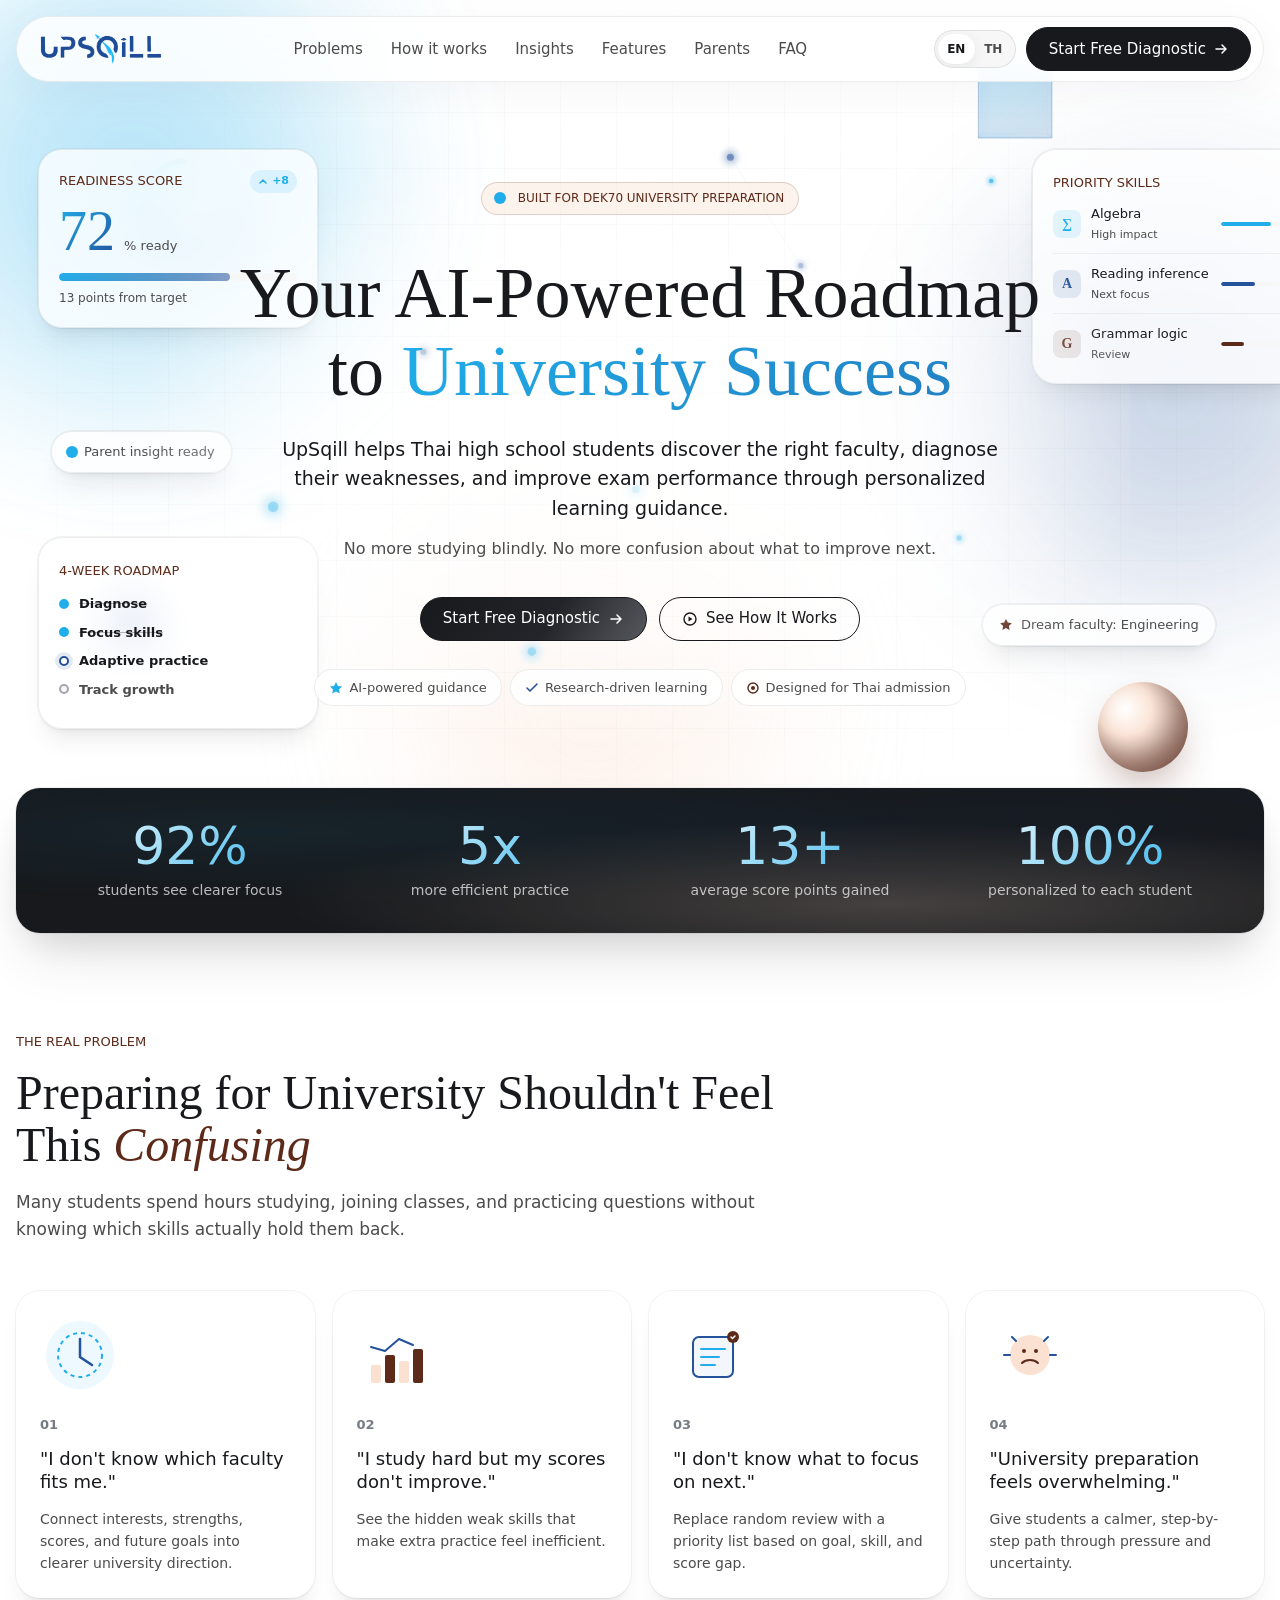
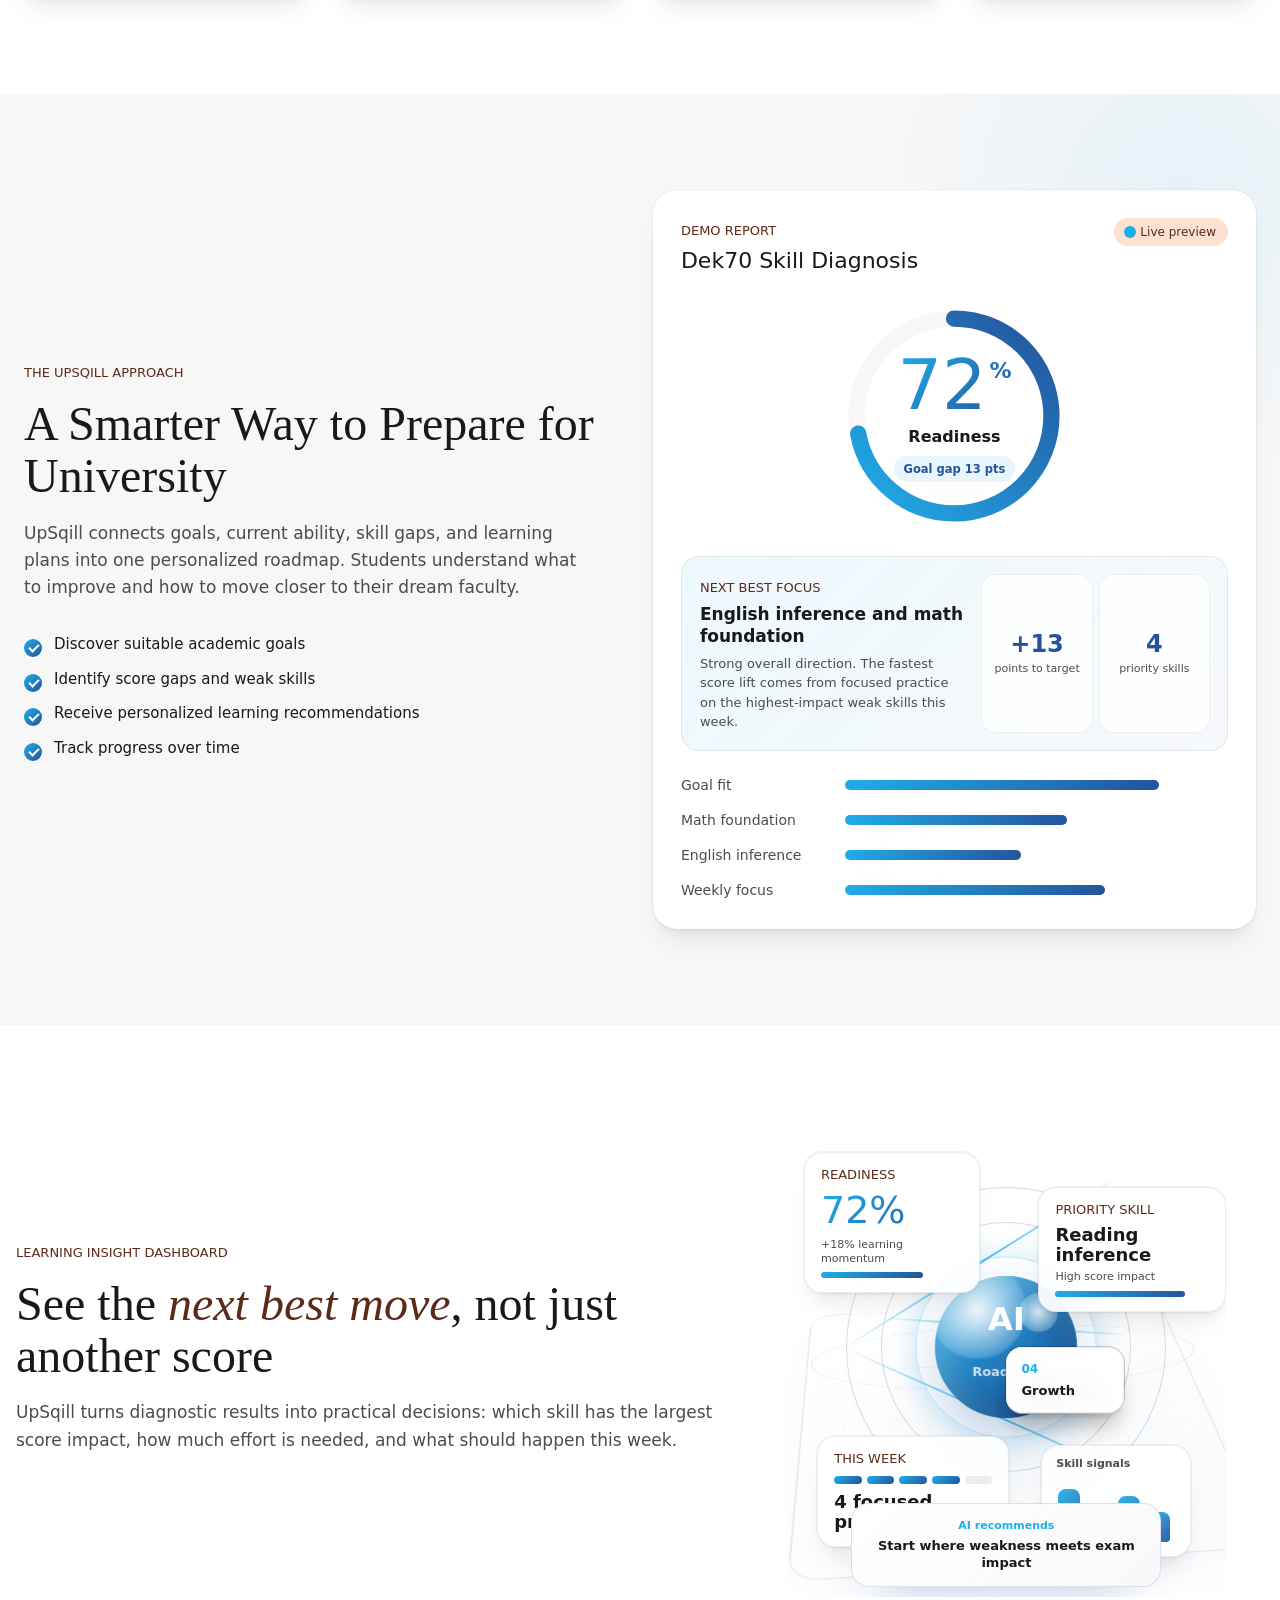
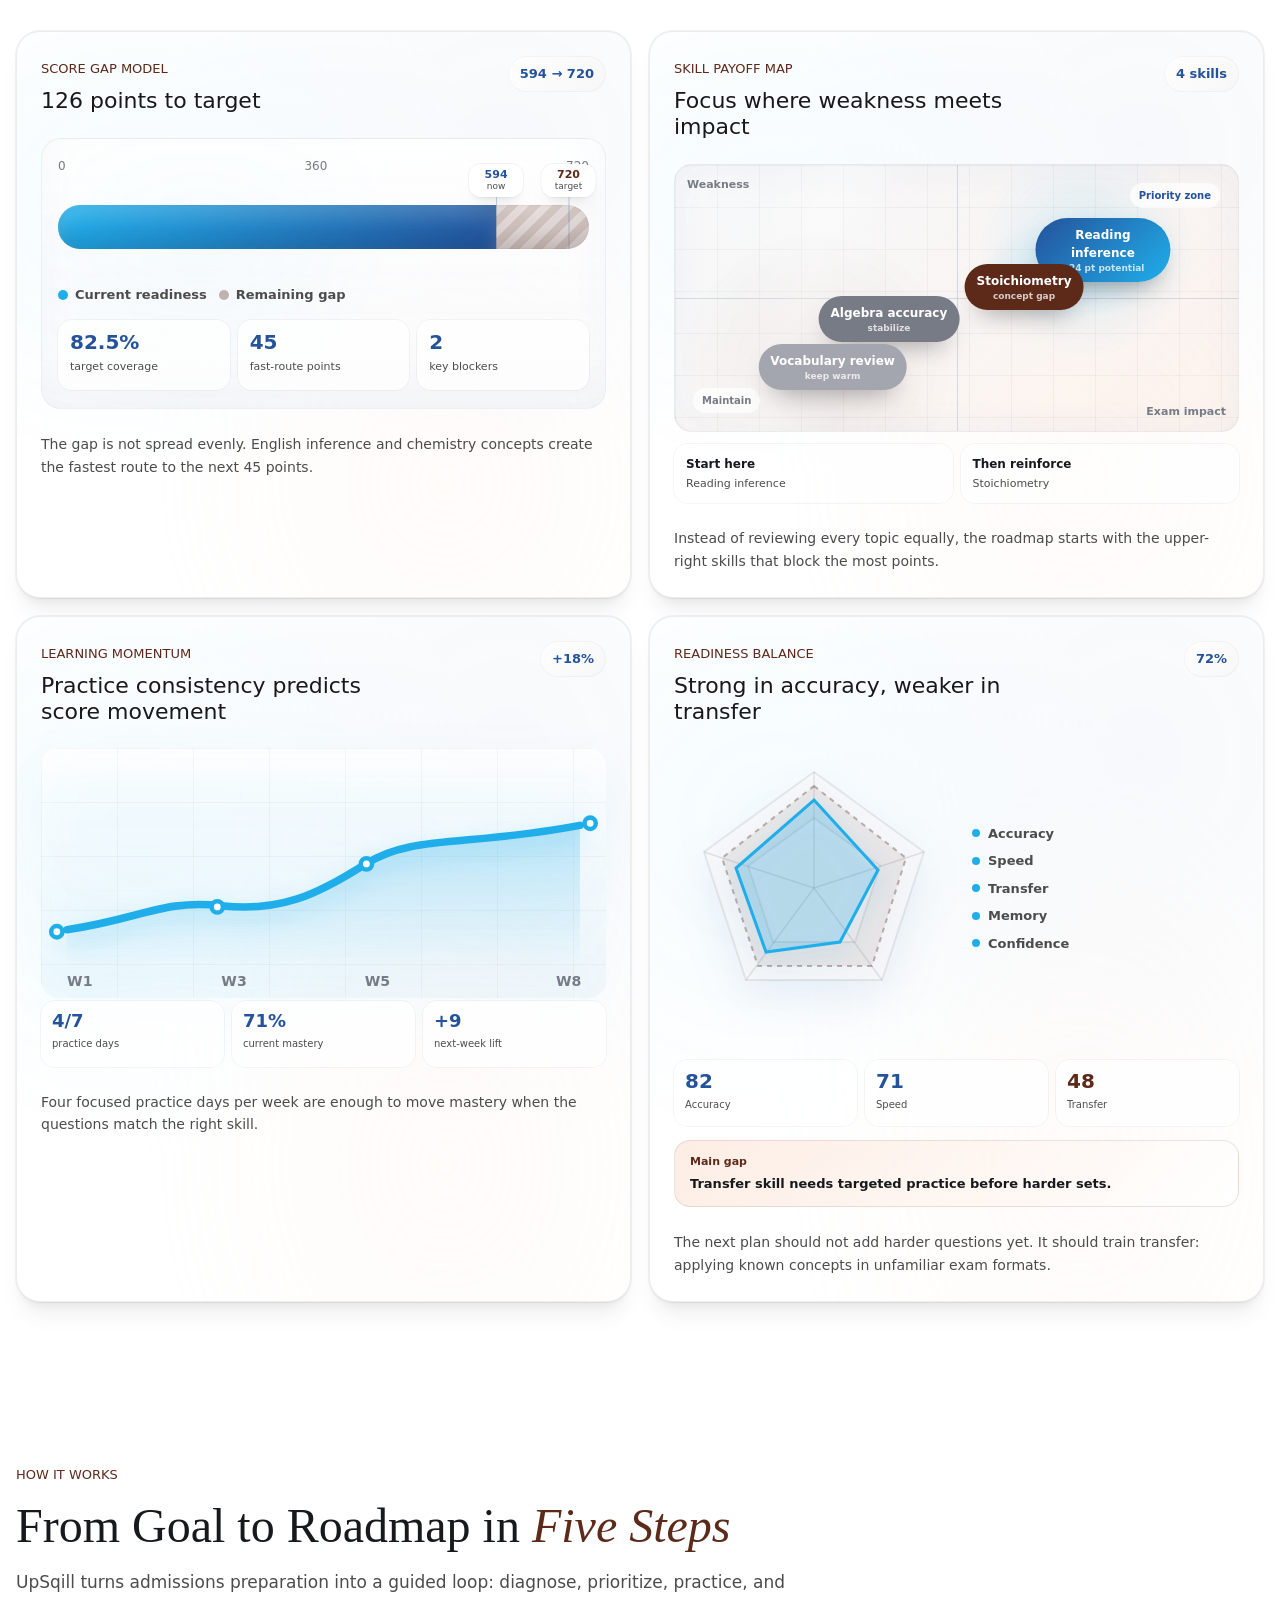
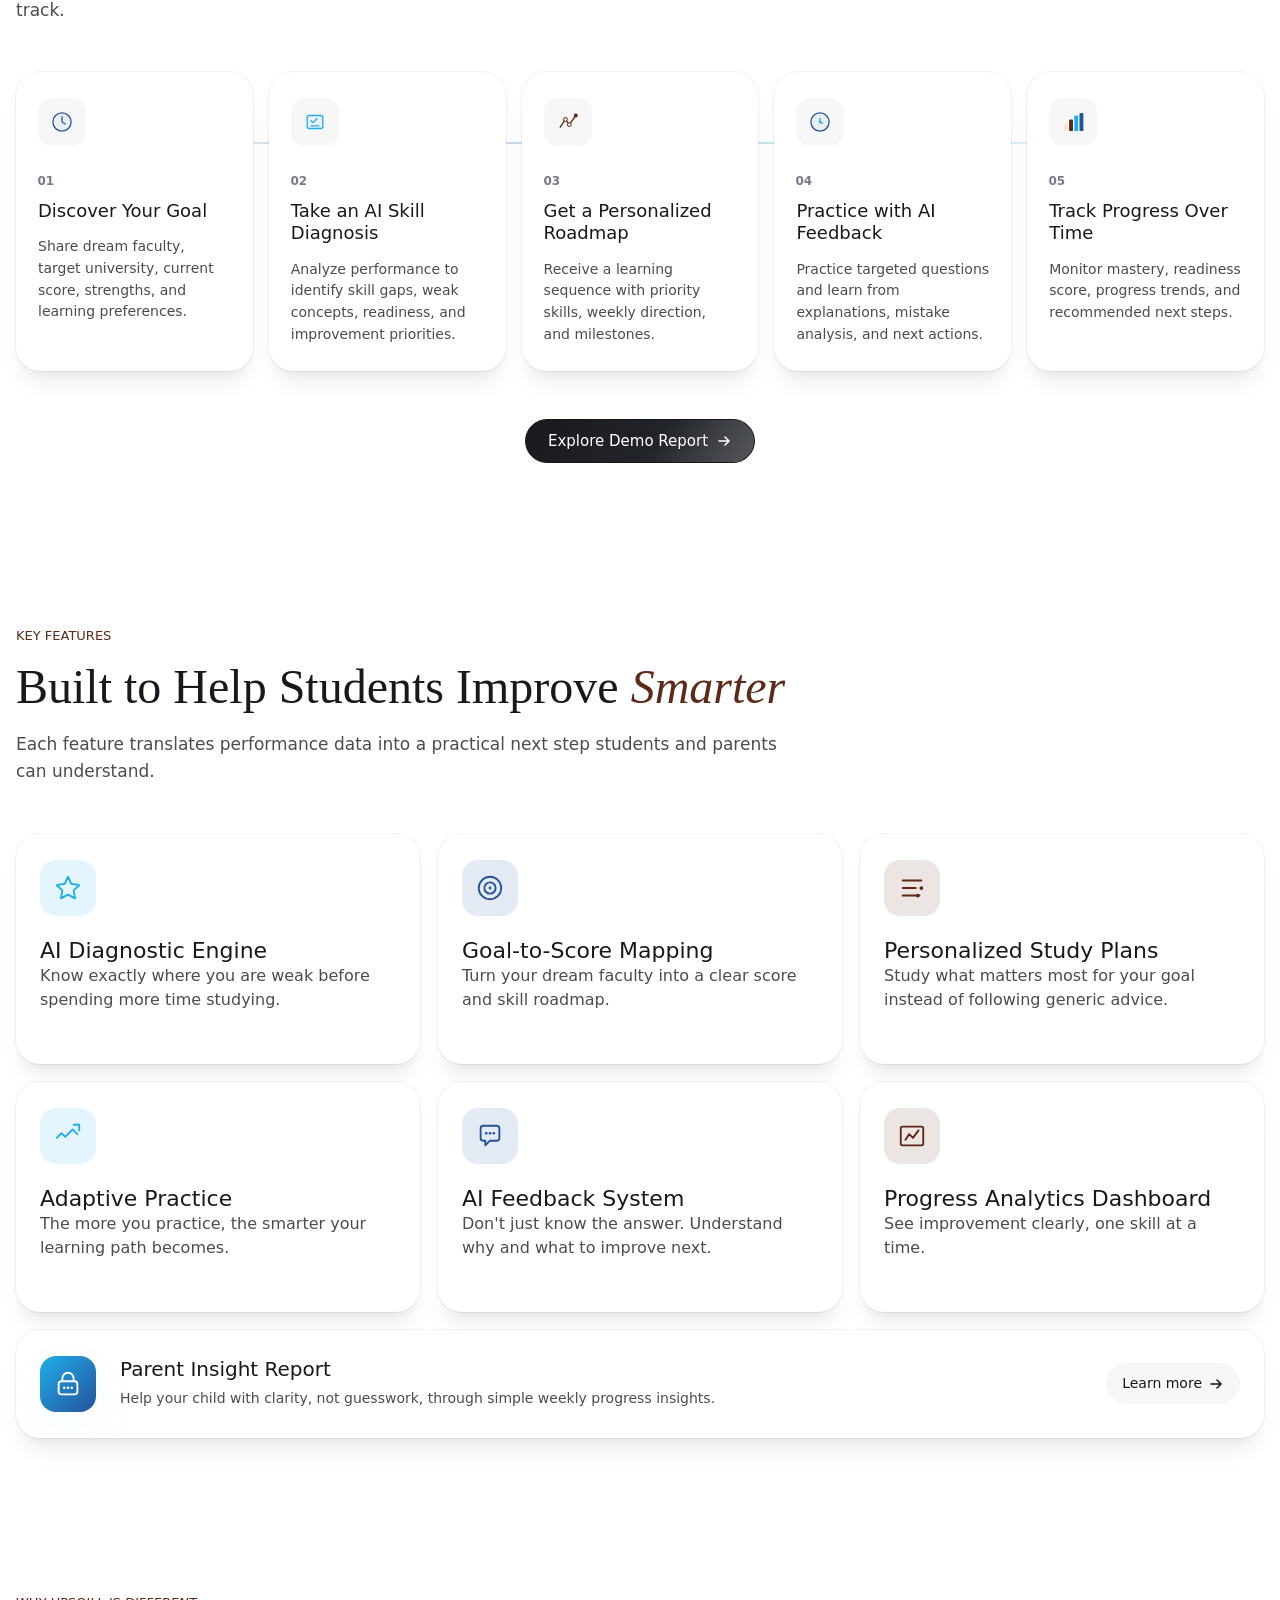
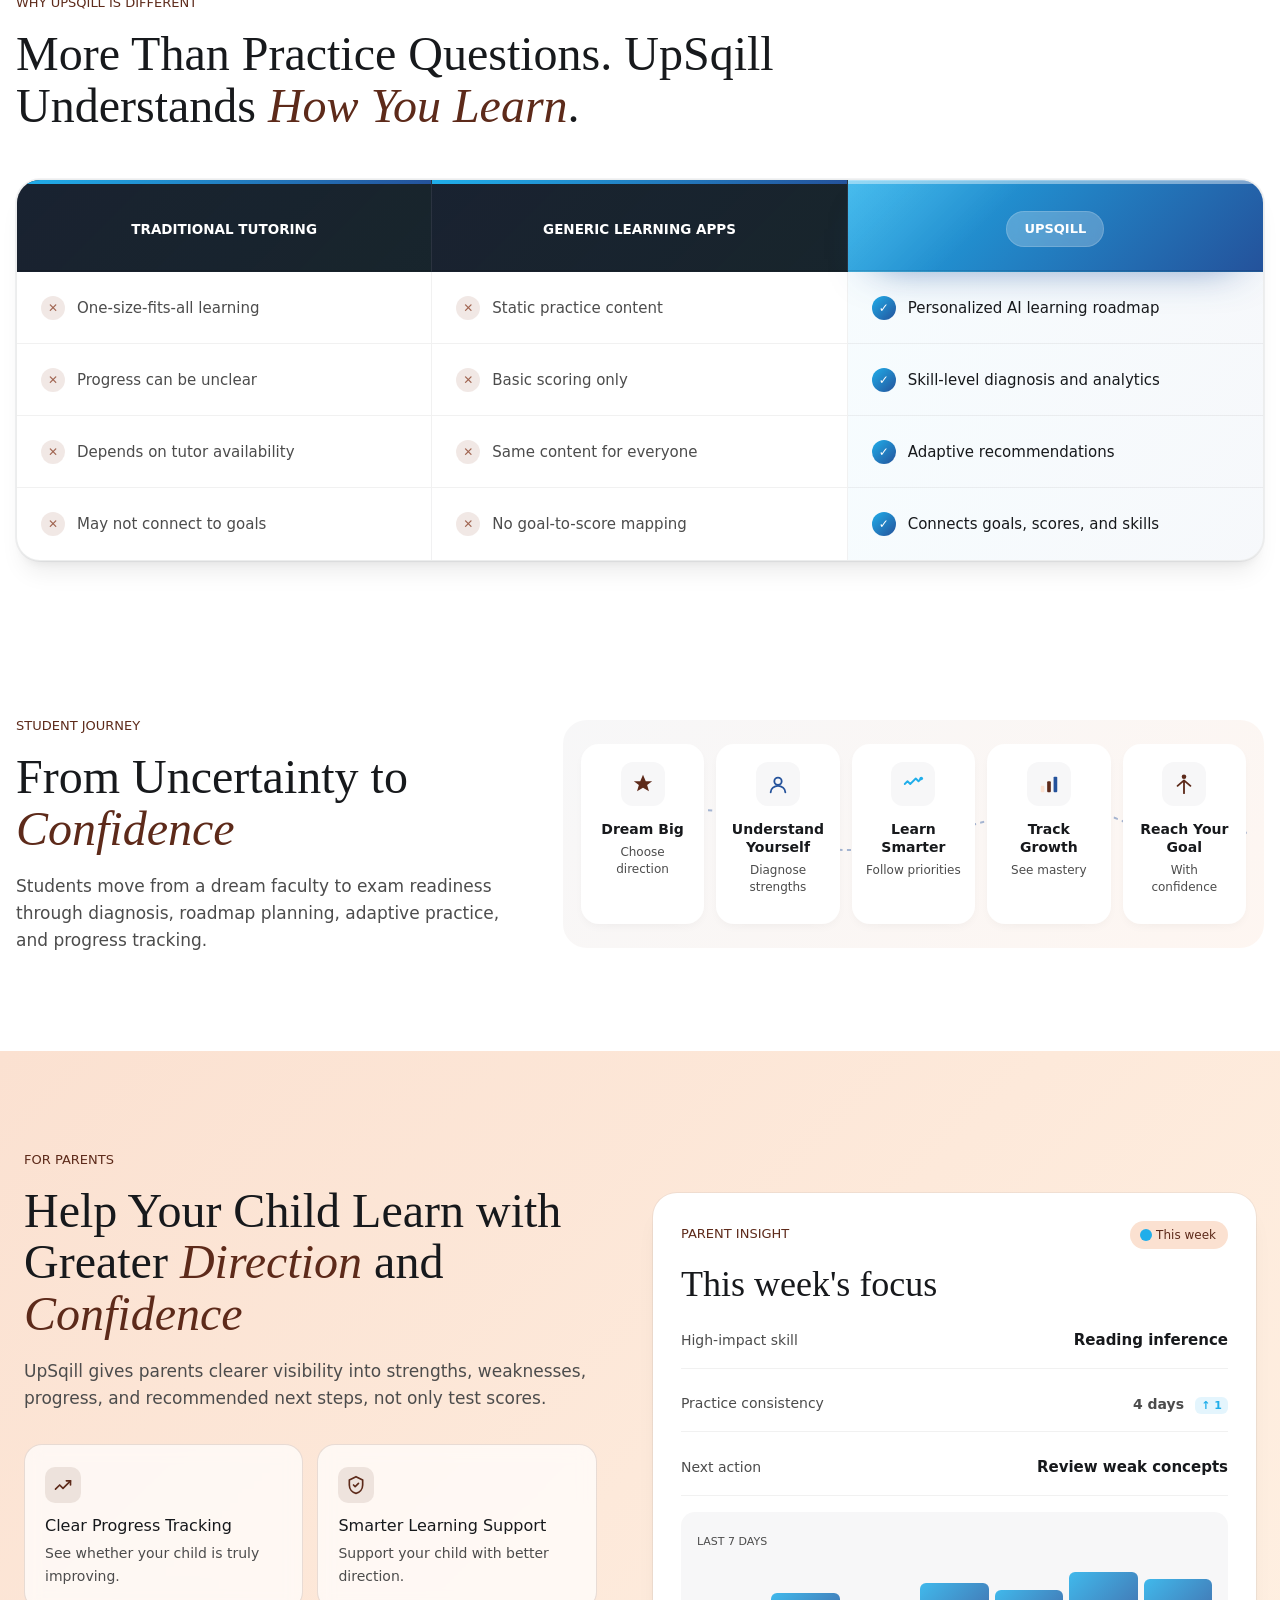
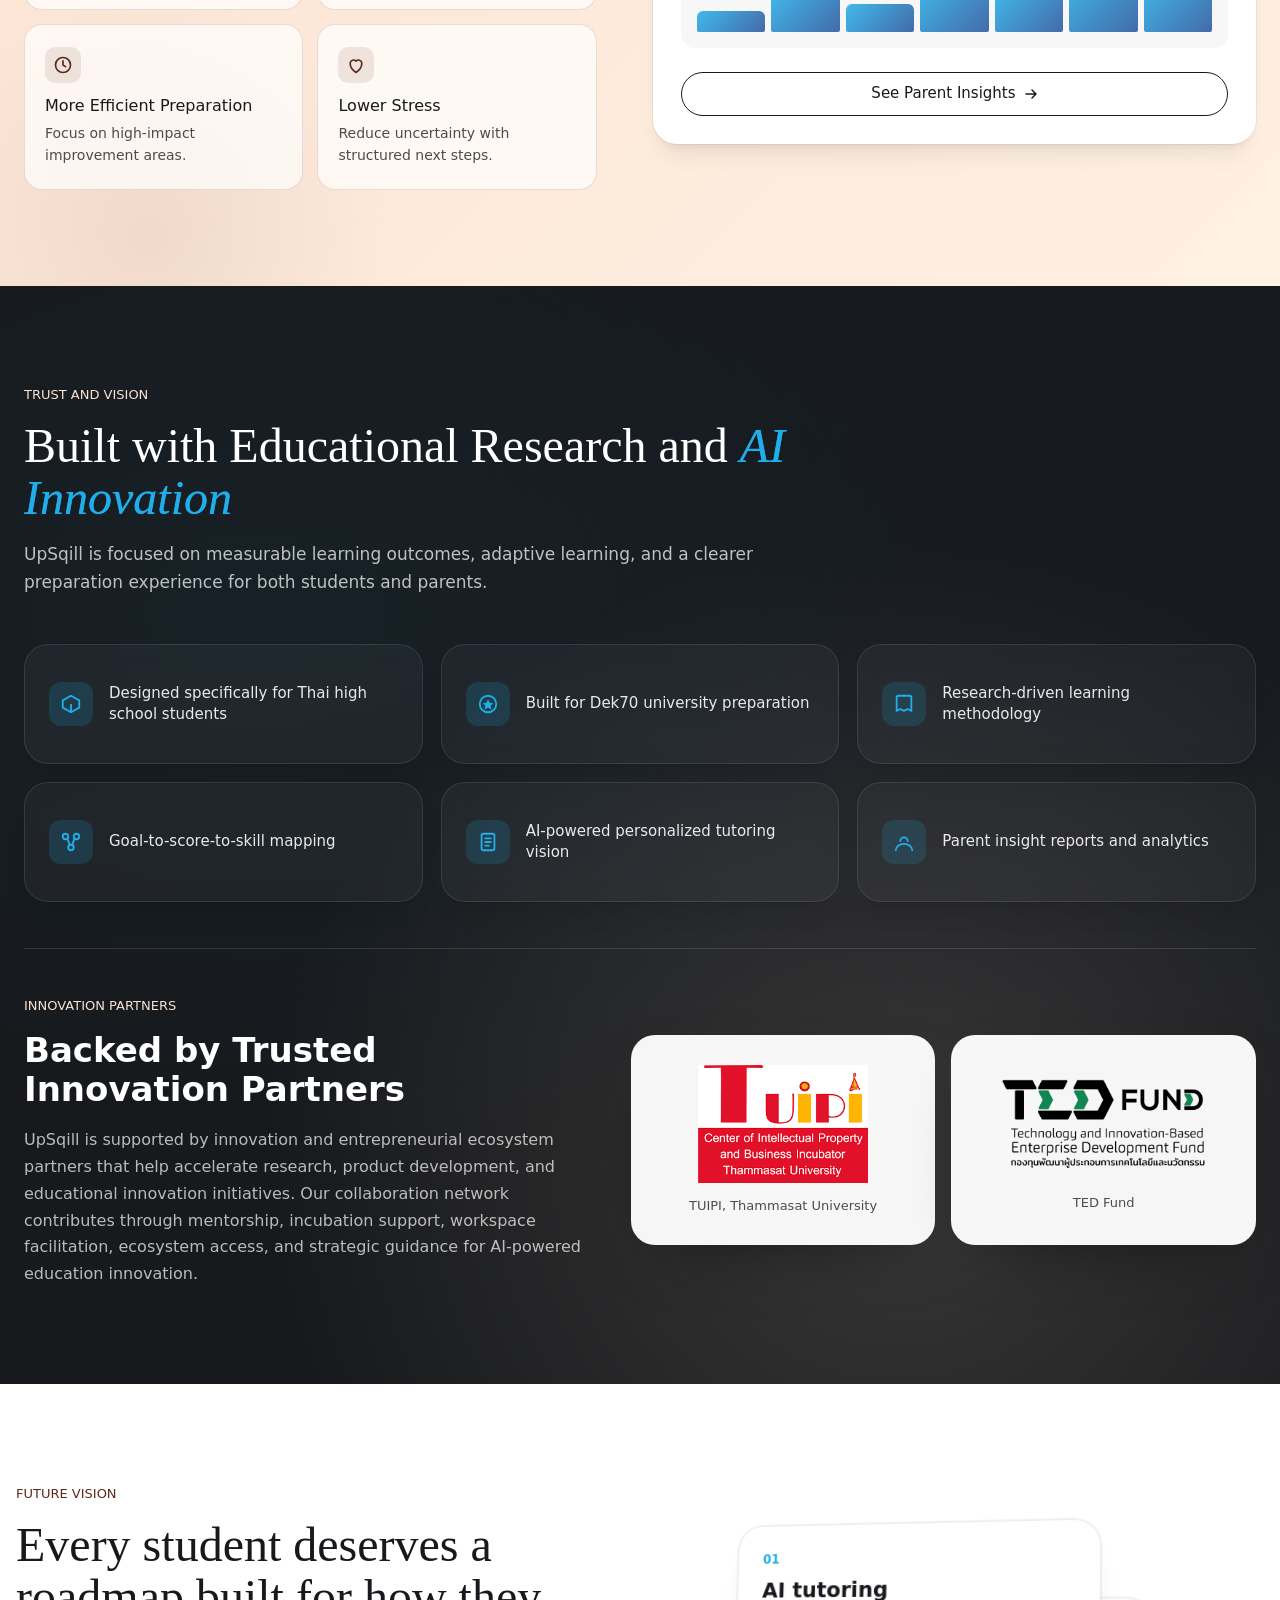
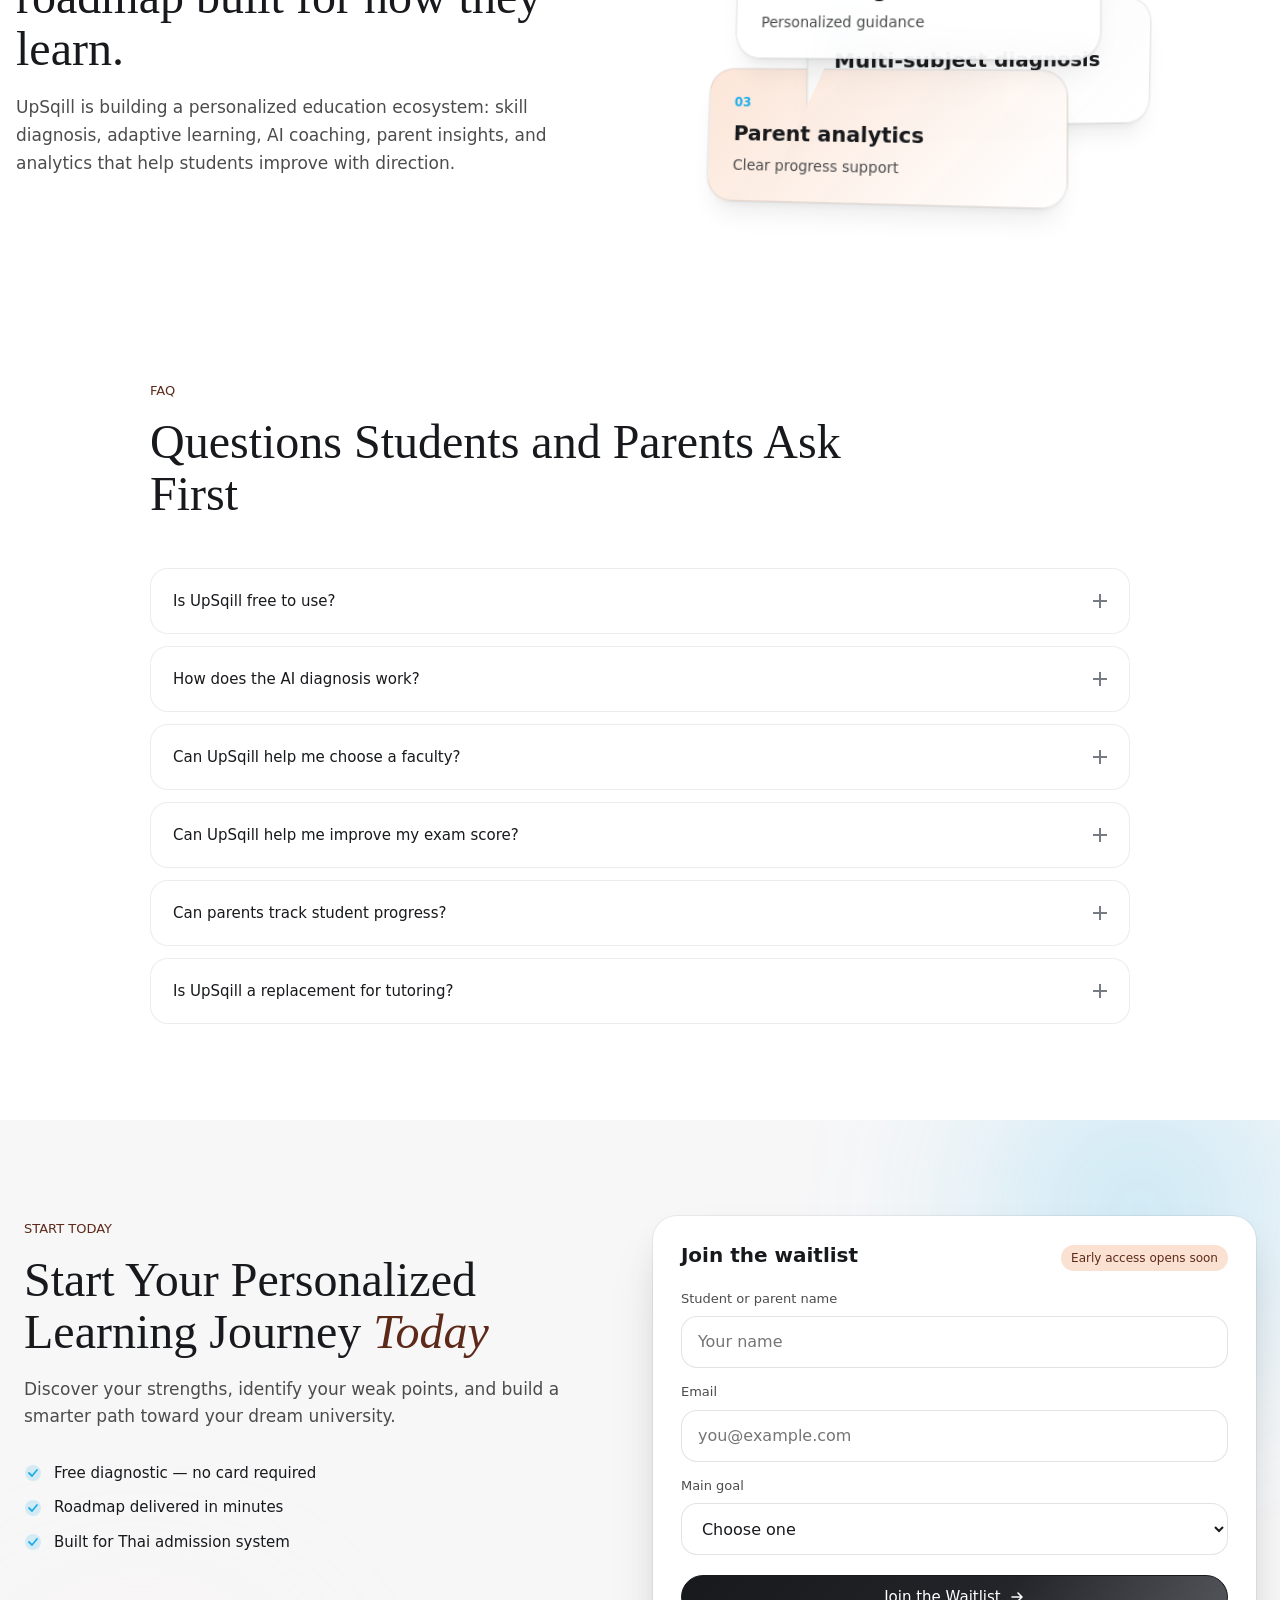
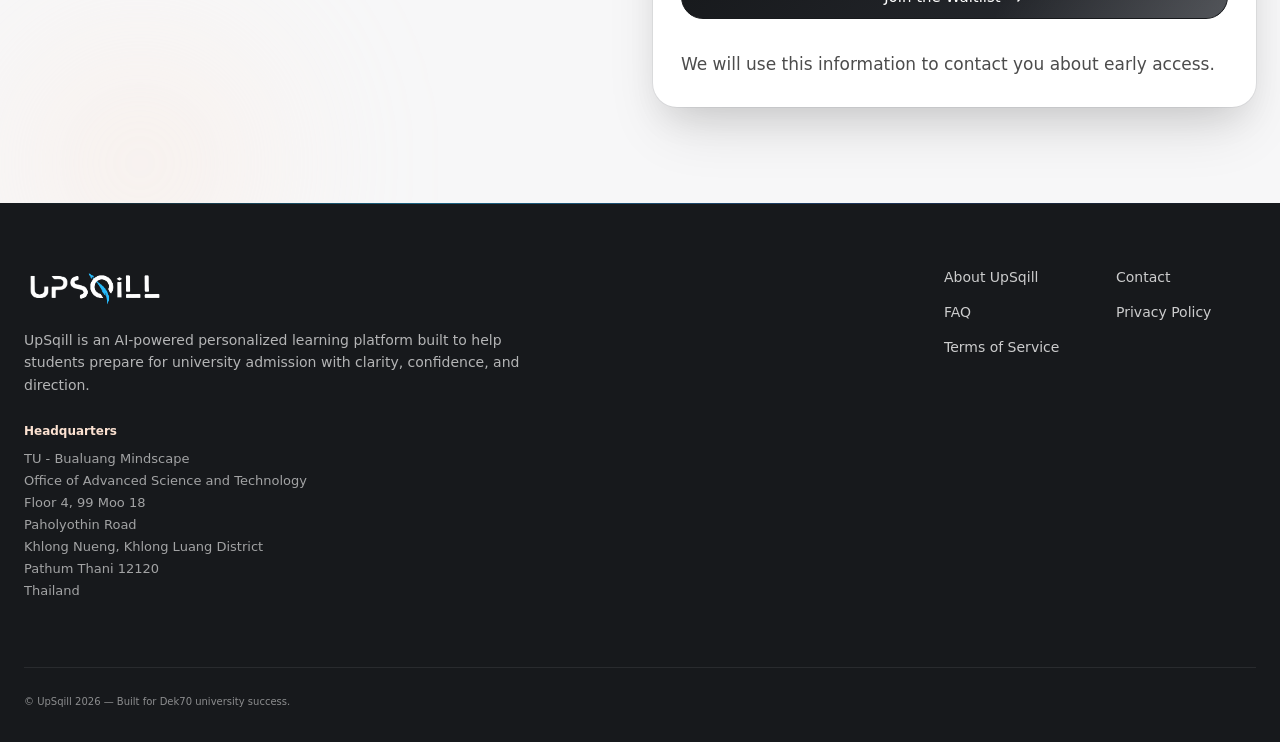
<file: UpSqillLandingPageV1.0/index.html>
<!doctype html>
<html lang="en">
  <head>
    <meta charset="utf-8">
    <meta name="viewport" content="width=device-width, initial-scale=1">
    <meta
      name="description"
      content="UpSqill helps Dek70 students discover the right faculty, diagnose skill gaps, and improve exam performance with a personalized AI-powered learning roadmap."
    >
    <title>UpSqill | AI-Powered Roadmap to University Success</title>
    <link rel="icon" type= "image/png" href="assets/logos/favicon.png">
    <link rel="stylesheet" href="styles.css">
  </head>
  <body data-lang="en">
    <header class="site-header" data-header>
      <a class="brand" href="#top" aria-label="UpSqill home">
        <img src="assets/logos/upskill-logo-original-cropped.png" alt="UpSqill">
      </a>
      <button class="nav-toggle" type="button" aria-label="Open navigation" aria-expanded="false" data-nav-toggle>
        <span></span>
        <span></span>
      </button>
      <nav class="site-nav" data-nav>
        <a href="#problem" data-i18n="nav.problems">Problems</a>
        <a href="#how-it-works" data-i18n="nav.how">How it works</a>
        <a href="#insights" data-i18n="nav.insights">Insights</a>
        <a href="#features" data-i18n="nav.features">Features</a>
        <a href="#parents" data-i18n="nav.parents">Parents</a>
        <a href="#faq" data-i18n="nav.faq">FAQ</a>
      </nav>
      <div class="header-actions">
        <button class="language-toggle" type="button" aria-label="Switch language to Thai" aria-pressed="false" data-lang-toggle>
          <span data-lang-option="en">EN</span>
          <span data-lang-option="th">TH</span>
        </button>
        <a class="header-cta" href="#diagnostic">
          <span data-i18n="cta.startDiagnostic">Start Free Diagnostic</span>
          <svg width="14" height="14" viewBox="0 0 14 14" fill="none" aria-hidden="true">
            <path d="M2 7h10M8 3l4 4-4 4" stroke="currentColor" stroke-width="1.5" stroke-linecap="round" stroke-linejoin="round"/>
          </svg>
        </a>
      </div>
    </header>

    <main id="top">
      <!-- HERO -->
      <section class="hero" aria-labelledby="hero-title">
        <!-- Animated background blobs -->
        <div class="blob-field" aria-hidden="true">
          <div class="blob blob-1"></div>
          <div class="blob blob-2"></div>
          <div class="blob blob-3"></div>
          <div class="grid-overlay"></div>
        </div>

        <!-- 3D scene with depth panels -->
        <div class="hero-scene" aria-hidden="true">
          <canvas id="hero-canvas"></canvas>

          <!-- Floating geometric 3D shapes -->
          <div class="float-shape shape-cube" data-depth="20">
            <div class="cube">
              <div class="cube-face cube-face-front"></div>
              <div class="cube-face cube-face-back"></div>
              <div class="cube-face cube-face-right"></div>
              <div class="cube-face cube-face-left"></div>
              <div class="cube-face cube-face-top"></div>
              <div class="cube-face cube-face-bottom"></div>
            </div>
          </div>

          <div class="float-shape shape-sphere" data-depth="-18">
            <div class="sphere"></div>
          </div>

          <div class="float-shape shape-pyramid" data-depth="14">
            <div class="pyramid">
              <div class="pyramid-face"></div>
              <div class="pyramid-face"></div>
              <div class="pyramid-face"></div>
              <div class="pyramid-face"></div>
            </div>
          </div>

          <div class="float-shape shape-ring" data-depth="-12">
            <svg viewBox="0 0 120 120" width="120" height="120">
              <defs>
                <linearGradient id="ringGrad" x1="0%" y1="0%" x2="100%" y2="100%">
                  <stop offset="0%" stop-color="#20aeea"/>
                  <stop offset="100%" stop-color="#24529b"/>
                </linearGradient>
              </defs>
              <circle cx="60" cy="60" r="48" fill="none" stroke="url(#ringGrad)" stroke-width="6" stroke-dasharray="220 80" stroke-linecap="round"/>
            </svg>
          </div>

          <div class="scene-panel scene-panel-score" data-depth="12">
            <div class="panel-head">
              <span class="panel-label" data-i18n="hero.panel.readiness">Readiness score</span>
              <span class="panel-trend trend-up">
                <svg width="10" height="10" viewBox="0 0 10 10" fill="none"><path d="M2 7l3-3 3 3" stroke="currentColor" stroke-width="1.5" stroke-linecap="round"/></svg>
                +8
              </span>
            </div>
            <strong data-counter data-target="72">0</strong>
            <span class="panel-suffix" data-i18n="hero.panel.readySuffix">% ready</span>
            <div class="meter"><span style="width: 72%"></span></div>
            <small data-i18n="hero.panel.targetGap">13 points from target</small>
          </div>

          <div class="scene-panel scene-panel-skills" data-depth="-8">
            <span class="panel-label" data-i18n="hero.panel.priority">Priority skills</span>
            <div class="skill-row">
              <span class="skill-icon" style="background: rgba(32,174,234,0.12); color:#20aeea;">∑</span>
              <div class="skill-meta"><b data-i18n="hero.skill.algebra">Algebra</b><small data-i18n="hero.skill.highImpact">High impact</small></div>
              <div class="skill-bar"><i style="width: 84%; background:#20aeea;"></i></div>
            </div>
            <div class="skill-row">
              <span class="skill-icon" style="background: rgba(36,82,155,0.12); color:#24529b;">A</span>
              <div class="skill-meta"><b data-i18n="hero.skill.reading">Reading inference</b><small data-i18n="hero.skill.nextFocus">Next focus</small></div>
              <div class="skill-bar"><i style="width: 56%; background:#24529b;"></i></div>
            </div>
            <div class="skill-row">
              <span class="skill-icon" style="background: rgba(93,42,26,0.12); color:#5d2a1a;">G</span>
              <div class="skill-meta"><b data-i18n="hero.skill.grammar">Grammar logic</b><small data-i18n="hero.skill.review">Review</small></div>
              <div class="skill-bar"><i style="width: 38%; background:#5d2a1a;"></i></div>
            </div>
          </div>

          <div class="scene-panel scene-panel-roadmap" data-depth="16">
            <span class="panel-label" data-i18n="hero.panel.roadmap">4-week roadmap</span>
            <ol>
              <li class="done"><span></span><b data-i18n="hero.roadmap.diagnose">Diagnose</b></li>
              <li class="done"><span></span><b data-i18n="hero.roadmap.focus">Focus skills</b></li>
              <li class="active"><span></span><b data-i18n="hero.roadmap.practice">Adaptive practice</b></li>
              <li><span></span><b data-i18n="hero.roadmap.track">Track growth</b></li>
            </ol>
          </div>

          <div class="scene-chip scene-chip-goal" data-depth="-14">
            <svg width="14" height="14" viewBox="0 0 14 14" fill="none"><path d="M7 1l1.8 3.6 4 .6-2.9 2.8.7 4L7 10.1l-3.6 1.9.7-4L1.2 5.2l4-.6L7 1z" fill="#5d2a1a"/></svg>
            <span data-i18n="hero.chip.goal">Dream faculty: Engineering</span>
          </div>
          <div class="scene-chip scene-chip-parent" data-depth="10">
            <span class="chip-pulse"></span>
            <span data-i18n="hero.chip.parent">Parent insight ready</span>
          </div>
        </div>

        <div class="hero-content">
          <div class="eyebrow eyebrow-pill">
            <span class="dot-pulse"></span>
            <span data-i18n="hero.eyebrow">Built for Dek70 university preparation</span>
          </div>
          <h1 id="hero-title" data-i18n-html="hero.title">
            Your AI-Powered Roadmap to <span class="text-gradient">University Success</span>
          </h1>
          <p class="hero-subhead" data-i18n="hero.subhead">
            UpSqill helps Thai high school students discover the right faculty, diagnose their weaknesses,
            and improve exam performance through personalized learning guidance.
          </p>
          <p class="hero-support" data-i18n="hero.support">
            No more studying blindly. No more confusion about what to improve next.
          </p>
          <div class="hero-actions">
            <a class="button button-primary" href="#diagnostic">
              <span data-i18n="cta.startDiagnostic">Start Free Diagnostic</span>
              <svg width="16" height="16" viewBox="0 0 16 16" fill="none"><path d="M3 8h10M9 4l4 4-4 4" stroke="currentColor" stroke-width="1.6" stroke-linecap="round" stroke-linejoin="round"/></svg>
            </a>
            <a class="button button-secondary" href="#how-it-works">
              <svg width="16" height="16" viewBox="0 0 16 16" fill="none"><circle cx="8" cy="8" r="6" stroke="currentColor" stroke-width="1.4"/><path d="M6.5 5.5l4 2.5-4 2.5z" fill="currentColor"/></svg>
              <span data-i18n="cta.seeHow">See How It Works</span>
            </a>
          </div>
          <ul class="trust-pills" aria-label="Trust indicators">
            <li>
              <svg width="14" height="14" viewBox="0 0 14 14" fill="none"><path d="M7 1l2 4 4 .6-3 2.9.7 4L7 10.5l-3.7 2L4 8.5 1 5.6 5 5z" fill="#20aeea"/></svg>
              <span data-i18n="hero.trust.ai">AI-powered guidance</span>
            </li>
            <li>
              <svg width="14" height="14" viewBox="0 0 14 14" fill="none"><path d="M2 7l3 3 7-7" stroke="#24529b" stroke-width="1.6" stroke-linecap="round" stroke-linejoin="round"/></svg>
              <span data-i18n="hero.trust.research">Research-driven learning</span>
            </li>
            <li>
              <svg width="14" height="14" viewBox="0 0 14 14" fill="none"><circle cx="7" cy="7" r="5" stroke="#5d2a1a" stroke-width="1.4"/><circle cx="7" cy="7" r="2" fill="#5d2a1a"/></svg>
              <span data-i18n="hero.trust.thai">Designed for Thai admission</span>
            </li>
          </ul>
        </div>
      </section>

      <!-- STATS BANNER -->
      <section class="stats-banner reveal" aria-label="UpSqill at a glance">
        <div class="stat">
          <strong data-counter data-target="92" data-suffix="%">0</strong>
          <span data-i18n="stats.focus">students see clearer focus</span>
        </div>
        <div class="stat">
          <strong data-counter data-target="5" data-suffix="x">0</strong>
          <span data-i18n="stats.practice">more efficient practice</span>
        </div>
        <div class="stat">
          <strong data-counter data-target="13" data-suffix="+">0</strong>
          <span data-i18n="stats.score">average score points gained</span>
        </div>
        <div class="stat">
          <strong data-counter data-target="100" data-suffix="%">0</strong>
          <span data-i18n="stats.personalized">personalized to each student</span>
        </div>
      </section>

      <!-- PROBLEM -->
      <section class="section section-problem reveal" id="problem" aria-labelledby="problem-title">
        <div class="section-heading">
          <span class="eyebrow" data-i18n="problem.eyebrow">The real problem</span>
          <h2 id="problem-title" data-i18n-html="problem.title">Preparing for University Shouldn't Feel This <em>Confusing</em></h2>
          <p data-i18n="problem.copy">
            Many students spend hours studying, joining classes, and practicing questions without knowing
            which skills actually hold them back.
          </p>
        </div>
        <div class="pain-grid">
          <article class="pain-card tilt">
            <div class="pain-illu">
              <svg viewBox="0 0 80 80" fill="none"><circle cx="40" cy="40" r="34" fill="rgba(32,174,234,0.08)"/><path d="M40 24v18l12 8" stroke="#24529b" stroke-width="2.5" stroke-linecap="round"/><circle cx="40" cy="40" r="22" stroke="#20aeea" stroke-width="2" stroke-dasharray="4 4"/></svg>
            </div>
            <span class="card-index">01</span>
            <h3 data-i18n="problem.card1.title">"I don't know which faculty fits me."</h3>
            <p data-i18n="problem.card1.copy">Connect interests, strengths, scores, and future goals into clearer university direction.</p>
          </article>
          <article class="pain-card tilt">
            <div class="pain-illu">
              <svg viewBox="0 0 80 80" fill="none"><rect x="14" y="50" width="10" height="18" rx="2" fill="#fbe1d1"/><rect x="28" y="40" width="10" height="28" rx="2" fill="#5d2a1a"/><rect x="42" y="46" width="10" height="22" rx="2" fill="#fbe1d1"/><rect x="56" y="34" width="10" height="34" rx="2" fill="#5d2a1a"/><path d="M14 32l14 4 14-12 14 6" stroke="#24529b" stroke-width="2" stroke-linecap="round" stroke-linejoin="round" fill="none"/></svg>
            </div>
            <span class="card-index">02</span>
            <h3 data-i18n="problem.card2.title">"I study hard but my scores don't improve."</h3>
            <p data-i18n="problem.card2.copy">See the hidden weak skills that make extra practice feel inefficient.</p>
          </article>
          <article class="pain-card tilt">
            <div class="pain-illu">
              <svg viewBox="0 0 80 80" fill="none"><rect x="20" y="22" width="40" height="40" rx="6" stroke="#24529b" stroke-width="2" fill="rgba(36,82,155,0.05)"/><path d="M28 34h24M28 42h18M28 50h14" stroke="#20aeea" stroke-width="2" stroke-linecap="round"/><circle cx="60" cy="22" r="6" fill="#5d2a1a"/><path d="M58 22l1.5 1.5L62 21" stroke="#fff" stroke-width="1.5" stroke-linecap="round"/></svg>
            </div>
            <span class="card-index">03</span>
            <h3 data-i18n="problem.card3.title">"I don't know what to focus on next."</h3>
            <p data-i18n="problem.card3.copy">Replace random review with a priority list based on goal, skill, and score gap.</p>
          </article>
          <article class="pain-card tilt">
            <div class="pain-illu">
              <svg viewBox="0 0 80 80" fill="none"><circle cx="40" cy="40" r="20" fill="#fbe1d1"/><circle cx="34" cy="36" r="2" fill="#5d2a1a"/><circle cx="46" cy="36" r="2" fill="#5d2a1a"/><path d="M32 48c2-2 4-3 8-3s6 1 8 3" stroke="#5d2a1a" stroke-width="2" stroke-linecap="round" fill="none"/><path d="M22 22l4 4M58 22l-4 4M14 40h6M60 40h6" stroke="#24529b" stroke-width="2" stroke-linecap="round"/></svg>
            </div>
            <span class="card-index">04</span>
            <h3 data-i18n="problem.card4.title">"University preparation feels overwhelming."</h3>
            <p data-i18n="problem.card4.copy">Give students a calmer, step-by-step path through pressure and uncertainty.</p>
          </article>
        </div>
      </section>

      <!-- SOLUTION -->
      <section class="section section-solution reveal" aria-labelledby="solution-title">
        <div class="solution-layout">
          <div>
            <span class="eyebrow" data-i18n="solution.eyebrow">The UpSqill approach</span>
            <h2 id="solution-title" data-i18n="solution.title">A Smarter Way to Prepare for University</h2>
            <p data-i18n="solution.copy">
              UpSqill connects goals, current ability, skill gaps, and learning plans into one personalized
              roadmap. Students understand what to improve and how to move closer to their dream faculty.
            </p>
            <ul class="benefit-list">
              <li data-i18n="solution.benefit1">Discover suitable academic goals</li>
              <li data-i18n="solution.benefit2">Identify score gaps and weak skills</li>
              <li data-i18n="solution.benefit3">Receive personalized learning recommendations</li>
              <li data-i18n="solution.benefit4">Track progress over time</li>
            </ul>
          </div>
          <div class="report-card tilt-strong" aria-label="Demo report preview">
            <div class="report-glow"></div>
            <div class="report-topline">
              <div>
                <span class="panel-label" data-i18n="solution.report.label">Demo report</span>
                <h3 data-i18n="solution.report.title">Dek70 Skill Diagnosis</h3>
              </div>
              <span class="status-dot"><span class="dot-pulse"></span><span data-i18n="solution.report.status">Live preview</span></span>
            </div>
            <div class="score-ring" aria-hidden="true">
              <svg viewBox="0 0 200 200" class="score-ring-svg">
                <circle cx="100" cy="100" r="84" fill="none" stroke="#f7f7f8" stroke-width="14"/>
                <circle class="score-ring-progress" cx="100" cy="100" r="84" fill="none" stroke="url(#scoreGrad)" stroke-width="14" stroke-linecap="round" stroke-dasharray="528" stroke-dashoffset="528" transform="rotate(-90 100 100)"/>
                <defs>
                  <linearGradient id="scoreGrad" x1="0%" y1="0%" x2="100%" y2="100%">
                    <stop offset="0%" stop-color="#20aeea"/>
                    <stop offset="100%" stop-color="#24529b"/>
                  </linearGradient>
                </defs>
              </svg>
              <div class="score-ring-text">
                <span><b data-counter data-target="72">0</b><em>%</em></span>
                <small data-i18n="solution.report.readiness">Readiness</small>
                <strong data-i18n="solution.report.ringNote">13 points to goal range</strong>
              </div>
            </div>
            <div class="report-summary">
              <div>
                <span class="panel-label" data-i18n="solution.report.nextLabel">Next best focus</span>
                <strong data-i18n="solution.report.nextValue">English inference and math foundation</strong>
                <p data-i18n="solution.report.nextCopy">
                  Strong overall direction. The fastest score lift comes from focused practice on the highest-impact weak skills this week.
                </p>
              </div>
              <div class="report-summary-kpis" aria-label="Demo report highlights">
                <span><b>+13</b><small data-i18n="solution.report.gap">points to target</small></span>
                <span><b>4</b><small data-i18n="solution.report.skills">priority skills</small></span>
              </div>
            </div>
            <div class="report-bars">
              <div><span data-i18n="solution.report.goalFit">Goal fit</span><b data-bar-target="82"></b></div>
              <div><span data-i18n="solution.report.math">Math foundation</span><b data-bar-target="58"></b></div>
              <div><span data-i18n="solution.report.english">English inference</span><b data-bar-target="46"></b></div>
              <div><span data-i18n="solution.report.focus">Weekly focus</span><b data-bar-target="68"></b></div>
            </div>
          </div>
        </div>
      </section>

      <!-- INSIGHTS DASHBOARD -->
      <section class="section section-insights reveal" id="insights" aria-labelledby="insights-title">
        <div class="insights-hero">
          <div class="section-heading">
            <span class="eyebrow" data-i18n="insights.eyebrow">Learning insight dashboard</span>
            <h2 id="insights-title" data-i18n-html="insights.title">See the <em>next best move</em>, not just another score</h2>
            <p data-i18n="insights.copy">
              UpSqill turns diagnostic results into practical decisions: which skill has the largest score impact,
              how much effort is needed, and what should happen this week.
            </p>
          </div>

          <div class="learning-orbit" aria-hidden="true">
            <div class="orbit-dashboard-frame"></div>
            <div class="orbit-grid-mesh"></div>
            <div class="orbit-scanline"></div>
            <div class="orbit-plane orbit-plane-one"></div>
            <div class="orbit-plane orbit-plane-two"></div>
            <div class="orbit-plane orbit-plane-three"></div>
            <div class="orbit-core">
              <span>AI</span>
              <small data-i18n="insights.orbit.core">Roadmap</small>
            </div>
            <div class="orbit-node orbit-node-goal">
              <b>01</b>
              <span data-i18n="insights.orbit.goal">Goal</span>
            </div>
            <div class="orbit-node orbit-node-skill">
              <b>02</b>
              <span data-i18n="insights.orbit.skill">Skill gap</span>
            </div>
            <div class="orbit-node orbit-node-plan">
              <b>03</b>
              <span data-i18n="insights.orbit.plan">Study plan</span>
            </div>
            <div class="orbit-node orbit-node-growth">
              <b>04</b>
              <span data-i18n="insights.orbit.growth">Growth</span>
            </div>
            <div class="orbit-hud orbit-hud-score">
              <span class="panel-label" data-i18n="insights.orbit.readiness">Readiness</span>
              <strong>72%</strong>
              <small data-i18n="insights.orbit.momentum">+18% learning momentum</small>
              <i style="--w: 72%"></i>
            </div>
            <div class="orbit-hud orbit-hud-focus">
              <span class="panel-label" data-i18n="insights.orbit.priority">Priority skill</span>
              <strong data-i18n="insights.orbit.priorityValue">Reading inference</strong>
              <small data-i18n="insights.orbit.priorityNote">High score impact</small>
              <i style="--w: 84%"></i>
            </div>
            <div class="orbit-hud orbit-hud-plan">
              <span class="panel-label" data-i18n="insights.orbit.week">This week</span>
              <div class="orbit-week-dots">
                <b></b><b></b><b></b><b></b><b class="muted"></b>
              </div>
              <strong data-i18n="insights.orbit.weekValue">4 focused practice days</strong>
            </div>
            <div class="orbit-skill-stack">
              <span data-i18n="insights.orbit.stackTitle">Skill signals</span>
              <i style="--h: 78%"></i>
              <i style="--h: 56%"></i>
              <i style="--h: 68%"></i>
              <i style="--h: 44%"></i>
            </div>
            <div class="orbit-recommendation">
              <span data-i18n="insights.orbit.recommendLabel">AI recommends</span>
              <strong data-i18n="insights.orbit.recommendValue">Start where weakness meets exam impact</strong>
            </div>
            <div class="data-beam data-beam-one"></div>
            <div class="data-beam data-beam-two"></div>
            <div class="data-beam data-beam-three"></div>
          </div>
        </div>

        <div class="insight-grid">
          <article class="insight-card chart-card score-gap-card">
            <div class="chart-card-head">
              <div>
                <span class="panel-label" data-i18n="insights.score.label">Score gap model</span>
                <h3 data-i18n="insights.score.title">126 points to target</h3>
              </div>
              <strong class="chart-kpi">594 → 720</strong>
            </div>
            <div class="score-gap-chart" aria-label="Current score 594, target score 720">
              <div class="score-scale">
                <span>0</span>
                <span>360</span>
                <span>720</span>
              </div>
              <div class="score-track">
                <i class="score-current" style="--w: 82.5%"></i>
                <i class="score-gap" style="--w: 17.5%"></i>
                <span class="score-marker score-marker-current" style="--x: 82.5%"><b>594</b><small data-i18n="insights.score.now">now</small></span>
                <span class="score-marker score-marker-target" style="--x: 100%"><b>720</b><small data-i18n="insights.score.target">target</small></span>
              </div>
              <div class="score-legend">
                <span><i class="legend-current"></i><b data-i18n="insights.score.current">Current readiness</b></span>
                <span><i class="legend-gap"></i><b data-i18n="insights.score.remaining">Remaining gap</b></span>
              </div>
              <div class="score-detail-grid">
                <span><b>82.5%</b><small data-i18n="insights.score.progress">target coverage</small></span>
                <span><b>45</b><small data-i18n="insights.score.fastRoute">fast-route points</small></span>
                <span><b>2</b><small data-i18n="insights.score.keySkills">key blockers</small></span>
              </div>
            </div>
            <p data-i18n="insights.score.insight">
              The gap is not spread evenly. English inference and chemistry concepts create the fastest route to the next 45 points.
            </p>
          </article>

          <article class="insight-card chart-card payoff-card">
            <div class="chart-card-head">
              <div>
                <span class="panel-label" data-i18n="insights.payoff.label">Skill payoff map</span>
                <h3 data-i18n="insights.payoff.title">Focus where weakness meets impact</h3>
              </div>
              <strong class="chart-kpi" data-i18n="insights.payoff.kpi">4 skills</strong>
            </div>
            <div class="payoff-map" aria-label="Skill payoff map">
              <span class="axis-y" data-i18n="insights.payoff.y">Weakness</span>
              <span class="axis-x" data-i18n="insights.payoff.x">Exam impact</span>
              <span class="payoff-zone payoff-zone-priority" data-i18n="insights.payoff.priorityZone">Priority zone</span>
              <span class="payoff-zone payoff-zone-maintain" data-i18n="insights.payoff.maintainZone">Maintain</span>
              <i class="payoff-halo payoff-halo-critical"></i>
              <i class="payoff-gridline payoff-gridline-v"></i>
              <i class="payoff-gridline payoff-gridline-h"></i>
              <button class="payoff-node node-critical" type="button" style="--x: 76%; --y: 68%;" aria-label="Reading inference, high weakness and high impact">
                <span data-i18n="insights.payoff.reading">Reading inference</span>
                <small data-i18n="insights.payoff.readingMeta">+24 pt potential</small>
              </button>
              <button class="payoff-node node-high" type="button" style="--x: 62%; --y: 54%;" aria-label="Stoichiometry, high value focus">
                <span data-i18n="insights.payoff.chemistry">Stoichiometry</span>
                <small data-i18n="insights.payoff.chemistryMeta">concept gap</small>
              </button>
              <button class="payoff-node node-medium" type="button" style="--x: 38%; --y: 42%;" aria-label="Algebra accuracy, medium focus">
                <span data-i18n="insights.payoff.algebra">Algebra accuracy</span>
                <small data-i18n="insights.payoff.algebraMeta">stabilize</small>
              </button>
              <button class="payoff-node node-low" type="button" style="--x: 28%; --y: 24%;" aria-label="Vocabulary review, lower urgency">
                <span data-i18n="insights.payoff.vocab">Vocabulary review</span>
                <small data-i18n="insights.payoff.vocabMeta">keep warm</small>
              </button>
            </div>
            <div class="payoff-actions">
              <span><b data-i18n="insights.payoff.action1">Start here</b><small>Reading inference</small></span>
              <span><b data-i18n="insights.payoff.action2">Then reinforce</b><small>Stoichiometry</small></span>
            </div>
            <p data-i18n="insights.payoff.insight">
              Instead of reviewing every topic equally, the roadmap starts with the upper-right skills that block the most points.
            </p>
          </article>

          <article class="insight-card chart-card momentum-card">
            <div class="chart-card-head">
              <div>
                <span class="panel-label" data-i18n="insights.momentum.label">Learning momentum</span>
                <h3 data-i18n="insights.momentum.title">Practice consistency predicts score movement</h3>
              </div>
              <strong class="chart-kpi">+18%</strong>
            </div>
            <svg class="momentum-chart" viewBox="0 0 520 220" role="img" aria-label="Weekly mastery trend rising from 42 percent to 71 percent">
              <defs>
                <linearGradient id="momentumArea" x1="0" x2="0" y1="0" y2="1">
                  <stop offset="0%" stop-color="#20aeea" stop-opacity="0.26"/>
                  <stop offset="100%" stop-color="#20aeea" stop-opacity="0"/>
                </linearGradient>
              </defs>
              <path class="chart-area" d="M24 158 C 92 148, 112 130, 166 136 S 254 126, 298 98 S 390 82, 496 62 L 496 190 L 24 190 Z" fill="url(#momentumArea)"/>
              <path class="chart-line" d="M24 158 C 92 148, 112 130, 166 136 S 254 126, 298 98 S 390 82, 496 62"/>
              <g class="chart-dots">
                <circle cx="24" cy="158" r="5"/>
                <circle cx="166" cy="136" r="5"/>
                <circle cx="298" cy="98" r="5"/>
                <circle cx="496" cy="62" r="5"/>
              </g>
              <g class="chart-labels">
                <text x="24" y="210">W1</text>
                <text x="166" y="210">W3</text>
                <text x="298" y="210">W5</text>
                <text x="474" y="210">W8</text>
              </g>
            </svg>
            <div class="momentum-insights">
              <span><b>4/7</b><small data-i18n="insights.momentum.practiceDays">practice days</small></span>
              <span><b>71%</b><small data-i18n="insights.momentum.mastery">current mastery</small></span>
              <span><b>+9</b><small data-i18n="insights.momentum.next">next-week lift</small></span>
            </div>
            <p data-i18n="insights.momentum.insight">
              Four focused practice days per week are enough to move mastery when the questions match the right skill.
            </p>
          </article>

          <article class="insight-card chart-card radar-card">
            <div class="chart-card-head">
              <div>
                <span class="panel-label" data-i18n="insights.radar.label">Readiness balance</span>
                <h3 data-i18n="insights.radar.title">Strong in accuracy, weaker in transfer</h3>
              </div>
              <strong class="chart-kpi">72%</strong>
            </div>
            <div class="radar-wrap">
              <svg class="radar-chart" viewBox="0 0 280 280" role="img" aria-label="Readiness radar chart">
                <polygon class="radar-ring" points="140,24 250,104 208,232 72,232 30,104"/>
                <polygon class="radar-ring radar-ring-inner" points="140,70 206,118 181,194 99,194 74,118"/>
                <g class="radar-axes">
                  <line x1="140" y1="140" x2="140" y2="24"/>
                  <line x1="140" y1="140" x2="250" y2="104"/>
                  <line x1="140" y1="140" x2="208" y2="232"/>
                  <line x1="140" y1="140" x2="72" y2="232"/>
                  <line x1="140" y1="140" x2="30" y2="104"/>
                </g>
                <polygon class="radar-target" points="140,38 232,110 198,218 84,218 48,110"/>
                <polygon class="radar-current" points="140,52 204,122 166,194 92,204 62,120"/>
              </svg>
              <ul class="radar-labels">
                <li data-i18n="insights.radar.accuracy">Accuracy</li>
                <li data-i18n="insights.radar.speed">Speed</li>
                <li data-i18n="insights.radar.transfer">Transfer</li>
                <li data-i18n="insights.radar.memory">Memory</li>
                <li data-i18n="insights.radar.confidence">Confidence</li>
              </ul>
              <div class="radar-score-list">
                <span><b>82</b><small data-i18n="insights.radar.accuracy">Accuracy</small></span>
                <span><b>71</b><small data-i18n="insights.radar.speed">Speed</small></span>
                <span class="is-alert"><b>48</b><small data-i18n="insights.radar.transfer">Transfer</small></span>
              </div>
            </div>
            <div class="radar-alert">
              <span data-i18n="insights.radar.alertLabel">Main gap</span>
              <strong data-i18n="insights.radar.alertValue">Transfer skill needs targeted practice before harder sets.</strong>
            </div>
            <p data-i18n="insights.radar.insight">
              The next plan should not add harder questions yet. It should train transfer: applying known concepts in unfamiliar exam formats.
            </p>
          </article>
        </div>
      </section>

      <!-- HOW IT WORKS -->
      <section class="section section-steps reveal" id="how-it-works" aria-labelledby="how-title">
        <div class="section-heading">
          <span class="eyebrow" data-i18n="how.eyebrow">How it works</span>
          <h2 id="how-title" data-i18n-html="how.title">From Goal to Roadmap in <em>Five Steps</em></h2>
          <p data-i18n="how.copy">
            UpSqill turns admissions preparation into a guided loop: diagnose, prioritize, practice, and track.
          </p>
        </div>
        <div class="steps">
          <div class="steps-line" aria-hidden="true"></div>
          <article class="step-card tilt">
            <div class="step-icon">
              <svg viewBox="0 0 40 40" fill="none"><circle cx="20" cy="20" r="14" stroke="#24529b" stroke-width="2" fill="rgba(36,82,155,0.06)"/><path d="M20 12v8l5 3" stroke="#24529b" stroke-width="2" stroke-linecap="round"/></svg>
            </div>
            <span class="step-num">01</span>
            <h3 data-i18n="how.step1.title">Discover Your Goal</h3>
            <p data-i18n="how.step1.copy">Share dream faculty, target university, current score, strengths, and learning preferences.</p>
          </article>
          <article class="step-card tilt">
            <div class="step-icon">
              <svg viewBox="0 0 40 40" fill="none"><rect x="8" y="10" width="24" height="20" rx="3" stroke="#20aeea" stroke-width="2" fill="rgba(32,174,234,0.06)"/><path d="M14 18l3 3 6-6" stroke="#20aeea" stroke-width="2" stroke-linecap="round" stroke-linejoin="round"/><path d="M14 26h12" stroke="#20aeea" stroke-width="2" stroke-linecap="round"/></svg>
            </div>
            <span class="step-num">02</span>
            <h3 data-i18n="how.step2.title">Take an AI Skill Diagnosis</h3>
            <p data-i18n="how.step2.copy">Analyze performance to identify skill gaps, weak concepts, readiness, and improvement priorities.</p>
          </article>
          <article class="step-card tilt">
            <div class="step-icon">
              <svg viewBox="0 0 40 40" fill="none"><path d="M8 28L16 16l6 8 10-14" stroke="#5d2a1a" stroke-width="2" stroke-linecap="round" stroke-linejoin="round" fill="none"/><circle cx="32" cy="10" r="3" fill="#5d2a1a"/><circle cx="22" cy="24" r="3" fill="#fbe1d1" stroke="#5d2a1a" stroke-width="1.5"/><circle cx="16" cy="16" r="3" fill="#fbe1d1" stroke="#5d2a1a" stroke-width="1.5"/></svg>
            </div>
            <span class="step-num">03</span>
            <h3 data-i18n="how.step3.title">Get a Personalized Roadmap</h3>
            <p data-i18n="how.step3.copy">Receive a learning sequence with priority skills, weekly direction, and milestones.</p>
          </article>
          <article class="step-card tilt">
            <div class="step-icon">
              <svg viewBox="0 0 40 40" fill="none"><path d="M20 6a14 14 0 100 28 14 14 0 000-28z" stroke="#24529b" stroke-width="2" fill="rgba(36,82,155,0.06)"/><path d="M20 14v6l4 2" stroke="#20aeea" stroke-width="2" stroke-linecap="round"/><circle cx="20" cy="20" r="2" fill="#20aeea"/></svg>
            </div>
            <span class="step-num">04</span>
            <h3 data-i18n="how.step4.title">Practice with AI Feedback</h3>
            <p data-i18n="how.step4.copy">Practice targeted questions and learn from explanations, mistake analysis, and next actions.</p>
          </article>
          <article class="step-card tilt">
            <div class="step-icon">
              <svg viewBox="0 0 40 40" fill="none"><rect x="6" y="22" width="6" height="12" rx="1.5" fill="#fbe1d1"/><rect x="14" y="16" width="6" height="18" rx="1.5" fill="#5d2a1a"/><rect x="22" y="10" width="6" height="24" rx="1.5" fill="#20aeea"/><rect x="30" y="6" width="6" height="28" rx="1.5" fill="#24529b"/></svg>
            </div>
            <span class="step-num">05</span>
            <h3 data-i18n="how.step5.title">Track Progress Over Time</h3>
            <p data-i18n="how.step5.copy">Monitor mastery, readiness score, progress trends, and recommended next steps.</p>
          </article>
        </div>
        <div class="section-cta">
          <a class="button button-primary" href="#diagnostic">
            <span data-i18n="cta.exploreReport">Explore Demo Report</span>
            <svg width="16" height="16" viewBox="0 0 16 16" fill="none"><path d="M3 8h10M9 4l4 4-4 4" stroke="currentColor" stroke-width="1.6" stroke-linecap="round" stroke-linejoin="round"/></svg>
          </a>
        </div>
      </section>

      <!-- FEATURES -->
      <section class="section section-features reveal" id="features" aria-labelledby="features-title">
        <div class="section-heading">
          <span class="eyebrow" data-i18n="features.eyebrow">Key features</span>
          <h2 id="features-title" data-i18n-html="features.title">Built to Help Students Improve <em>Smarter</em></h2>
          <p data-i18n="features.copy">
            Each feature translates performance data into a practical next step students and parents can understand.
          </p>
        </div>
        <div class="feature-grid">
          <article class="feature-card tilt">
            <div class="feature-icon icon-blue">
              <svg viewBox="0 0 32 32" fill="none"><path d="M16 4l3.5 7.5L28 13l-6 5.5L23.5 27 16 23l-7.5 4 1.5-8.5L4 13l8.5-1.5z" stroke="currentColor" stroke-width="2" stroke-linejoin="round"/></svg>
            </div>
            <h3 data-i18n="features.card1.title">AI Diagnostic Engine</h3>
            <p data-i18n="features.card1.copy">Know exactly where you are weak before spending more time studying.</p>
          </article>
          <article class="feature-card tilt">
            <div class="feature-icon icon-navy">
              <svg viewBox="0 0 32 32" fill="none"><circle cx="16" cy="16" r="12" stroke="currentColor" stroke-width="2"/><circle cx="16" cy="16" r="6" stroke="currentColor" stroke-width="2"/><circle cx="16" cy="16" r="1.5" fill="currentColor"/></svg>
            </div>
            <h3 data-i18n="features.card2.title">Goal-to-Score Mapping</h3>
            <p data-i18n="features.card2.copy">Turn your dream faculty into a clear score and skill roadmap.</p>
          </article>
          <article class="feature-card tilt">
            <div class="feature-icon icon-terra">
              <svg viewBox="0 0 32 32" fill="none"><path d="M6 8h20M6 16h14M6 24h18" stroke="currentColor" stroke-width="2" stroke-linecap="round"/><circle cx="26" cy="16" r="2" fill="currentColor"/><circle cx="22" cy="24" r="2" fill="currentColor"/></svg>
            </div>
            <h3 data-i18n="features.card3.title">Personalized Study Plans</h3>
            <p data-i18n="features.card3.copy">Study what matters most for your goal instead of following generic advice.</p>
          </article>
          <article class="feature-card tilt">
            <div class="feature-icon icon-blue">
              <svg viewBox="0 0 32 32" fill="none"><path d="M4 18l5-5 4 4 8-8 5 5" stroke="currentColor" stroke-width="2" stroke-linecap="round" stroke-linejoin="round"/><path d="M22 4h6v6" stroke="currentColor" stroke-width="2" stroke-linecap="round" stroke-linejoin="round"/></svg>
            </div>
            <h3 data-i18n="features.card4.title">Adaptive Practice</h3>
            <p data-i18n="features.card4.copy">The more you practice, the smarter your learning path becomes.</p>
          </article>
          <article class="feature-card tilt">
            <div class="feature-icon icon-navy">
              <svg viewBox="0 0 32 32" fill="none"><path d="M6 8a3 3 0 013-3h14a3 3 0 013 3v10a3 3 0 01-3 3h-7l-5 5v-5H9a3 3 0 01-3-3z" stroke="currentColor" stroke-width="2" stroke-linejoin="round"/><circle cx="12" cy="13" r="1.4" fill="currentColor"/><circle cx="16" cy="13" r="1.4" fill="currentColor"/><circle cx="20" cy="13" r="1.4" fill="currentColor"/></svg>
            </div>
            <h3 data-i18n="features.card5.title">AI Feedback System</h3>
            <p data-i18n="features.card5.copy">Don't just know the answer. Understand why and what to improve next.</p>
          </article>
          <article class="feature-card tilt">
            <div class="feature-icon icon-terra">
              <svg viewBox="0 0 32 32" fill="none"><rect x="4" y="6" width="24" height="20" rx="2" stroke="currentColor" stroke-width="2"/><path d="M9 20l4-6 4 4 6-8" stroke="currentColor" stroke-width="2" stroke-linecap="round" stroke-linejoin="round"/></svg>
            </div>
            <h3 data-i18n="features.card6.title">Progress Analytics Dashboard</h3>
            <p data-i18n="features.card6.copy">See improvement clearly, one skill at a time.</p>
          </article>
          <article class="feature-card feature-card-wide tilt">
            <div class="feature-icon icon-gradient">
              <svg viewBox="0 0 32 32" fill="none"><path d="M16 4a6 6 0 016 6v3M10 13v-3a6 6 0 016-6" stroke="currentColor" stroke-width="2"/><rect x="6" y="13" width="20" height="14" rx="3" stroke="currentColor" stroke-width="2"/><circle cx="12" cy="20" r="1.4" fill="currentColor"/><circle cx="16" cy="20" r="1.4" fill="currentColor"/><circle cx="20" cy="20" r="1.4" fill="currentColor"/></svg>
            </div>
            <div class="feature-wide-text">
              <h3 data-i18n="features.card7.title">Parent Insight Report</h3>
              <p data-i18n="features.card7.copy">Help your child with clarity, not guesswork, through simple weekly progress insights.</p>
            </div>
            <a href="#parents" class="link-arrow">
              <span data-i18n="cta.learnMore">Learn more</span>
              <svg width="16" height="16" viewBox="0 0 16 16" fill="none"><path d="M3 8h10M9 4l4 4-4 4" stroke="currentColor" stroke-width="1.6" stroke-linecap="round" stroke-linejoin="round"/></svg>
            </a>
          </article>
        </div>
      </section>

      <!-- COMPARISON -->
      <section class="section section-comparison reveal" aria-labelledby="different-title">
        <div class="section-heading">
          <span class="eyebrow" data-i18n="comparison.eyebrow">Why UpSqill is different</span>
          <h2 id="different-title" data-i18n-html="comparison.title">More Than Practice Questions. UpSqill Understands <em>How You Learn</em>.</h2>
        </div>
        <div class="comparison-table" role="table" aria-label="Comparison between traditional tutoring, generic learning apps, and UpSqill">
          <div class="comparison-row comparison-head" role="row">
            <div role="columnheader" data-i18n="comparison.head.tutoring">Traditional Tutoring</div>
            <div role="columnheader" data-i18n="comparison.head.apps">Generic Learning Apps</div>
            <div role="columnheader" class="col-upsqill">
              <span class="col-badge">UpSqill</span>
            </div>
          </div>
          <div class="comparison-row" role="row">
            <div role="cell"><span class="comp-icon comp-x">✕</span><span data-i18n="comparison.row1.tutoring">One-size-fits-all learning</span></div>
            <div role="cell"><span class="comp-icon comp-x">✕</span><span data-i18n="comparison.row1.apps">Static practice content</span></div>
            <div role="cell" class="col-upsqill"><span class="comp-icon comp-check">✓</span><span data-i18n="comparison.row1.upsqill">Personalized AI learning roadmap</span></div>
          </div>
          <div class="comparison-row" role="row">
            <div role="cell"><span class="comp-icon comp-x">✕</span><span data-i18n="comparison.row2.tutoring">Progress can be unclear</span></div>
            <div role="cell"><span class="comp-icon comp-x">✕</span><span data-i18n="comparison.row2.apps">Basic scoring only</span></div>
            <div role="cell" class="col-upsqill"><span class="comp-icon comp-check">✓</span><span data-i18n="comparison.row2.upsqill">Skill-level diagnosis and analytics</span></div>
          </div>
          <div class="comparison-row" role="row">
            <div role="cell"><span class="comp-icon comp-x">✕</span><span data-i18n="comparison.row3.tutoring">Depends on tutor availability</span></div>
            <div role="cell"><span class="comp-icon comp-x">✕</span><span data-i18n="comparison.row3.apps">Same content for everyone</span></div>
            <div role="cell" class="col-upsqill"><span class="comp-icon comp-check">✓</span><span data-i18n="comparison.row3.upsqill">Adaptive recommendations</span></div>
          </div>
          <div class="comparison-row" role="row">
            <div role="cell"><span class="comp-icon comp-x">✕</span><span data-i18n="comparison.row4.tutoring">May not connect to goals</span></div>
            <div role="cell"><span class="comp-icon comp-x">✕</span><span data-i18n="comparison.row4.apps">No goal-to-score mapping</span></div>
            <div role="cell" class="col-upsqill"><span class="comp-icon comp-check">✓</span><span data-i18n="comparison.row4.upsqill">Connects goals, scores, and skills</span></div>
          </div>
        </div>
      </section>

      <!-- JOURNEY -->
      <section class="section section-journey reveal" aria-labelledby="journey-title">
        <div class="journey-layout">
          <div class="journey-intro">
            <span class="eyebrow" data-i18n="journey.eyebrow">Student journey</span>
            <h2 id="journey-title" data-i18n-html="journey.title">From Uncertainty to <em>Confidence</em></h2>
            <p data-i18n="journey.copy">
              Students move from a dream faculty to exam readiness through diagnosis, roadmap planning,
              adaptive practice, and progress tracking.
            </p>
          </div>
          <div class="journey-track" aria-label="Student journey flow">
            <svg class="journey-path" viewBox="0 0 1000 100" preserveAspectRatio="none" aria-hidden="true">
              <path d="M40 50 Q 220 10, 300 50 T 560 50 T 820 50 T 980 50" stroke="#24529b" stroke-width="2" stroke-dasharray="6 6" fill="none" opacity="0.4"/>
            </svg>
            <div class="journey-step">
              <div class="journey-icon">
                <svg viewBox="0 0 24 24" fill="none"><path d="M12 2l3 7h7l-5.5 4 2 7L12 16l-6.5 4 2-7L2 9h7z" fill="#5d2a1a"/></svg>
              </div>
              <span data-i18n="journey.step1.title">Dream Big</span>
              <small data-i18n="journey.step1.copy">Choose direction</small>
            </div>
            <div class="journey-step">
              <div class="journey-icon">
                <svg viewBox="0 0 24 24" fill="none"><circle cx="12" cy="9" r="4" stroke="#24529b" stroke-width="2"/><path d="M4 21c0-4 4-7 8-7s8 3 8 7" stroke="#24529b" stroke-width="2" stroke-linecap="round"/></svg>
              </div>
              <span data-i18n="journey.step2.title">Understand Yourself</span>
              <small data-i18n="journey.step2.copy">Diagnose strengths</small>
            </div>
            <div class="journey-step">
              <div class="journey-icon">
                <svg viewBox="0 0 24 24" fill="none"><path d="M3 12l3-3 3 3 6-6 3 3 3-3" stroke="#20aeea" stroke-width="2" stroke-linecap="round" stroke-linejoin="round"/><circle cx="21" cy="6" r="2" fill="#20aeea"/></svg>
              </div>
              <span data-i18n="journey.step3.title">Learn Smarter</span>
              <small data-i18n="journey.step3.copy">Follow priorities</small>
            </div>
            <div class="journey-step">
              <div class="journey-icon">
                <svg viewBox="0 0 24 24" fill="none"><rect x="3" y="14" width="4" height="7" rx="1" fill="#fbe1d1"/><rect x="10" y="9" width="4" height="12" rx="1" fill="#5d2a1a"/><rect x="17" y="4" width="4" height="17" rx="1" fill="#24529b"/></svg>
              </div>
              <span data-i18n="journey.step4.title">Track Growth</span>
              <small data-i18n="journey.step4.copy">See mastery</small>
            </div>
            <div class="journey-step">
              <div class="journey-icon">
                <svg viewBox="0 0 24 24" fill="none"><path d="M12 22V8M5 14l7-6 7 6" stroke="#5d2a1a" stroke-width="2" stroke-linecap="round" stroke-linejoin="round"/><circle cx="12" cy="4" r="2.5" fill="#5d2a1a"/></svg>
              </div>
              <span data-i18n="journey.step5.title">Reach Your Goal</span>
              <small data-i18n="journey.step5.copy">With confidence</small>
            </div>
          </div>
        </div>
      </section>

      <!-- PARENT -->
      <section class="section section-parent reveal" id="parents" aria-labelledby="parent-title">
        <div class="parent-layout">
          <div>
            <span class="eyebrow" data-i18n="parents.eyebrow">For parents</span>
            <h2 id="parent-title" data-i18n-html="parents.title">Help Your Child Learn with Greater <em>Direction</em> and <em>Confidence</em></h2>
            <p data-i18n="parents.copy">
              UpSqill gives parents clearer visibility into strengths, weaknesses, progress, and recommended
              next steps, not only test scores.
            </p>
            <div class="parent-benefits">
              <div class="benefit-card">
                <div class="benefit-icon">
                  <svg viewBox="0 0 24 24" fill="none"><path d="M3 17l5-5 4 4 9-9" stroke="#5d2a1a" stroke-width="2" stroke-linecap="round" stroke-linejoin="round"/><path d="M16 7h5v5" stroke="#5d2a1a" stroke-width="2" stroke-linecap="round" stroke-linejoin="round"/></svg>
                </div>
                <h3 data-i18n="parents.benefit1.title">Clear Progress Tracking</h3>
                <p data-i18n="parents.benefit1.copy">See whether your child is truly improving.</p>
              </div>
              <div class="benefit-card">
                <div class="benefit-icon">
                  <svg viewBox="0 0 24 24" fill="none"><path d="M12 2L4 6v6c0 5 3.5 9 8 10 4.5-1 8-5 8-10V6z" stroke="#5d2a1a" stroke-width="2" stroke-linejoin="round"/><path d="M9 12l2 2 4-4" stroke="#5d2a1a" stroke-width="2" stroke-linecap="round" stroke-linejoin="round"/></svg>
                </div>
                <h3 data-i18n="parents.benefit2.title">Smarter Learning Support</h3>
                <p data-i18n="parents.benefit2.copy">Support your child with better direction.</p>
              </div>
              <div class="benefit-card">
                <div class="benefit-icon">
                  <svg viewBox="0 0 24 24" fill="none"><circle cx="12" cy="12" r="9" stroke="#5d2a1a" stroke-width="2"/><path d="M12 7v5l3 2" stroke="#5d2a1a" stroke-width="2" stroke-linecap="round"/></svg>
                </div>
                <h3 data-i18n="parents.benefit3.title">More Efficient Preparation</h3>
                <p data-i18n="parents.benefit3.copy">Focus on high-impact improvement areas.</p>
              </div>
              <div class="benefit-card">
                <div class="benefit-icon">
                  <svg viewBox="0 0 24 24" fill="none"><path d="M12 21s-7-4.5-7-11a4 4 0 017-2.6A4 4 0 0119 10c0 6.5-7 11-7 11z" stroke="#5d2a1a" stroke-width="2" stroke-linejoin="round"/></svg>
                </div>
                <h3 data-i18n="parents.benefit4.title">Lower Stress</h3>
                <p data-i18n="parents.benefit4.copy">Reduce uncertainty with structured next steps.</p>
              </div>
            </div>
          </div>
          <aside class="parent-report tilt-strong" aria-label="Parent insight report preview">
            <div class="parent-report-glow"></div>
            <div class="parent-report-head">
              <span class="panel-label" data-i18n="parents.report.label">Parent insight</span>
              <span class="status-dot"><span class="dot-pulse"></span><span data-i18n="parents.report.status">This week</span></span>
            </div>
            <h3 data-i18n="parents.report.title">This week's focus</h3>
            <div class="insight-row">
              <span data-i18n="parents.report.row1.label">High-impact skill</span>
              <strong data-i18n="parents.report.row1.value">Reading inference</strong>
            </div>
            <div class="insight-row">
              <span data-i18n="parents.report.row2.label">Practice consistency</span>
              <strong><span data-i18n="parents.report.row2.value">4 days</span> <small class="trend-up">↑ 1</small></strong>
            </div>
            <div class="insight-row">
              <span data-i18n="parents.report.row3.label">Next action</span>
              <strong data-i18n="parents.report.row3.value">Review weak concepts</strong>
            </div>
            <div class="parent-chart" aria-hidden="true">
              <span class="panel-label" data-i18n="parents.report.chart">Last 7 days</span>
              <div class="bars">
                <i style="--h: 30%"></i>
                <i style="--h: 55%"></i>
                <i style="--h: 40%"></i>
                <i style="--h: 70%"></i>
                <i style="--h: 60%"></i>
                <i style="--h: 85%"></i>
                <i style="--h: 75%"></i>
              </div>
            </div>
            <a class="button button-secondary" href="#diagnostic">
              <span data-i18n="cta.parentInsights">See Parent Insights</span>
              <svg width="14" height="14" viewBox="0 0 14 14" fill="none"><path d="M2 7h10M8 3l4 4-4 4" stroke="currentColor" stroke-width="1.5" stroke-linecap="round" stroke-linejoin="round"/></svg>
            </a>
          </aside>
        </div>
      </section>

      <!-- TRUST -->
      <section class="section section-trust reveal" aria-labelledby="trust-title">
        <div class="section-heading">
          <span class="eyebrow" data-i18n="trust.eyebrow">Trust and vision</span>
          <h2 id="trust-title" data-i18n-html="trust.title">Built with Educational Research and <em class="text-gradient">AI Innovation</em></h2>
          <p data-i18n="trust.copy">
            UpSqill is focused on measurable learning outcomes, adaptive learning, and a clearer preparation
            experience for both students and parents.
          </p>
        </div>
        <div class="trust-grid">
          <div class="trust-card">
            <div class="trust-icon">
              <svg viewBox="0 0 24 24" fill="none"><path d="M3 8l9-5 9 5v8l-9 5-9-5z" stroke="currentColor" stroke-width="2" stroke-linejoin="round"/><path d="M12 12v9" stroke="currentColor" stroke-width="2"/></svg>
            </div>
            <span data-i18n="trust.card1">Designed specifically for Thai high school students</span>
          </div>
          <div class="trust-card">
            <div class="trust-icon">
              <svg viewBox="0 0 24 24" fill="none"><circle cx="12" cy="12" r="9" stroke="currentColor" stroke-width="2"/><path d="M12 7l1.8 3.6 4 .6-2.9 2.8.7 4L12 16l-3.6 1.9.7-4-2.9-2.8 4-.6z" fill="currentColor"/></svg>
            </div>
            <span data-i18n="trust.card2">Built for Dek70 university preparation</span>
          </div>
          <div class="trust-card">
            <div class="trust-icon">
              <svg viewBox="0 0 24 24" fill="none"><path d="M4 19.5V5a2 2 0 012-2h12a2 2 0 012 2v14.5l-4-2-4 2-4-2-4 2z" stroke="currentColor" stroke-width="2" stroke-linejoin="round"/></svg>
            </div>
            <span data-i18n="trust.card3">Research-driven learning methodology</span>
          </div>
          <div class="trust-card">
            <div class="trust-icon">
              <svg viewBox="0 0 24 24" fill="none"><circle cx="6" cy="6" r="3" stroke="currentColor" stroke-width="2"/><circle cx="18" cy="6" r="3" stroke="currentColor" stroke-width="2"/><circle cx="12" cy="18" r="3" stroke="currentColor" stroke-width="2"/><path d="M8 8l3 8M16 8l-3 8" stroke="currentColor" stroke-width="2"/></svg>
            </div>
            <span data-i18n="trust.card4">Goal-to-score-to-skill mapping</span>
          </div>
          <div class="trust-card">
            <div class="trust-icon">
              <svg viewBox="0 0 24 24" fill="none"><rect x="5" y="3" width="14" height="18" rx="2" stroke="currentColor" stroke-width="2"/><path d="M9 8h6M9 12h6M9 16h4" stroke="currentColor" stroke-width="2" stroke-linecap="round"/></svg>
            </div>
            <span data-i18n="trust.card5">AI-powered personalized tutoring vision</span>
          </div>
          <div class="trust-card">
            <div class="trust-icon">
              <svg viewBox="0 0 24 24" fill="none"><path d="M16 11a4 4 0 10-8 0M3 21c0-4 4-7 9-7s9 3 9 7" stroke="currentColor" stroke-width="2" stroke-linecap="round"/></svg>
            </div>
            <span data-i18n="trust.card6">Parent insight reports and analytics</span>
          </div>
        </div>
        <div class="partners-band" aria-labelledby="partners-title">
          <div class="partner-copy">
            <span class="eyebrow" data-i18n="partners.eyebrow">Innovation partners</span>
            <h3 id="partners-title" data-i18n="partners.title">Backed by Trusted Innovation Partners</h3>
            <p data-i18n="partners.copy">
              UpSqill is supported by innovation and entrepreneurial ecosystem partners that help accelerate
              research, product development, and educational innovation initiatives. Our collaboration network
              contributes through mentorship, incubation support, workspace facilitation, ecosystem access, and
              strategic guidance for AI-powered education innovation.
            </p>
          </div>
          <div class="partner-logo-grid" aria-label="UpSqill innovation partners">
            <figure class="partner-card partner-card-tuipi">
              <img src="assets/logos/partner-tuipi.png" alt="TUIPI Center of Intellectual Property and Business Incubator, Thammasat University" loading="lazy" decoding="async">
              <figcaption data-i18n="partners.logo.tuipi">TUIPI, Thammasat University</figcaption>
            </figure>
            <figure class="partner-card partner-card-tedfund">
              <img src="assets/logos/partner-tedfund.png" alt="TED Fund Technology and Innovation-Based Enterprise Development Fund" loading="lazy" decoding="async">
              <figcaption data-i18n="partners.logo.tedfund">TED Fund</figcaption>
            </figure>
          </div>
        </div>
      </section>

      <!-- FUTURE VISION -->
      <section class="section section-vision reveal" aria-labelledby="vision-title">
        <div class="vision-layout">
          <div>
            <span class="eyebrow" data-i18n="vision.eyebrow">Future vision</span>
            <h2 id="vision-title" data-i18n="vision.title">Every student deserves a roadmap built for how they learn.</h2>
            <p data-i18n="vision.copy">
              UpSqill is building a personalized education ecosystem: skill diagnosis, adaptive learning,
              AI coaching, parent insights, and analytics that help students improve with direction.
            </p>
          </div>
          <div class="vision-stack" aria-hidden="true">
            <div class="vision-card vision-card-one">
              <span>01</span>
              <strong data-i18n="vision.card1.title">AI tutoring</strong>
              <small data-i18n="vision.card1.copy">Personalized guidance</small>
            </div>
            <div class="vision-card vision-card-two">
              <span>02</span>
              <strong data-i18n="vision.card2.title">Multi-subject diagnosis</strong>
              <small data-i18n="vision.card2.copy">Across Dek70 subjects</small>
            </div>
            <div class="vision-card vision-card-three">
              <span>03</span>
              <strong data-i18n="vision.card3.title">Parent analytics</strong>
              <small data-i18n="vision.card3.copy">Clear progress support</small>
            </div>
          </div>
        </div>
      </section>

      <!-- FAQ -->
      <section class="section section-faq reveal" id="faq" aria-labelledby="faq-title">
        <div class="section-heading">
          <span class="eyebrow" data-i18n="faq.eyebrow">FAQ</span>
          <h2 id="faq-title" data-i18n="faq.title">Questions Students and Parents Ask First</h2>
        </div>
        <div class="faq-list">
          <details>
            <summary data-i18n="faq.q1">Is UpSqill free to use?</summary>
            <p data-i18n="faq.a1">Some features will be available for free, while advanced personalized features may require subscription access.</p>
          </details>
          <details>
            <summary data-i18n="faq.q2">How does the AI diagnosis work?</summary>
            <p data-i18n="faq.a2">The system analyzes answers, performance patterns, and skill mastery to identify strengths, weaknesses, and recommended next steps.</p>
          </details>
          <details>
            <summary data-i18n="faq.q3">Can UpSqill help me choose a faculty?</summary>
            <p data-i18n="faq.a3">Yes. UpSqill connects interests, goals, current scores, and academic strengths with possible faculty options.</p>
          </details>
          <details>
            <summary data-i18n="faq.q4">Can UpSqill help me improve my exam score?</summary>
            <p data-i18n="faq.a4">Yes. UpSqill identifies weak skills and recommends targeted practice so students can improve more efficiently.</p>
          </details>
          <details>
            <summary data-i18n="faq.q5">Can parents track student progress?</summary>
            <p data-i18n="faq.a5">Yes. Parents can access progress insights and learning reports when parent features are available.</p>
          </details>
          <details>
            <summary data-i18n="faq.q6">Is UpSqill a replacement for tutoring?</summary>
            <p data-i18n="faq.a6">UpSqill can complement tutoring, self-study, or school learning by providing personalized diagnosis, practice, and progress insights.</p>
          </details>
        </div>
      </section>

      <!-- FINAL CTA -->
      <section class="section final-cta reveal" id="diagnostic" aria-labelledby="diagnostic-title">
        <div class="final-cta-bg" aria-hidden="true">
          <div class="cta-blob cta-blob-1"></div>
          <div class="cta-blob cta-blob-2"></div>
        </div>
        <div class="final-cta-content">
          <span class="eyebrow" data-i18n="final.eyebrow">Start today</span>
          <h2 id="diagnostic-title" data-i18n-html="final.title">Start Your Personalized Learning Journey <em>Today</em></h2>
          <p data-i18n="final.copy">
            Discover your strengths, identify your weak points, and build a smarter path toward your dream university.
          </p>
          <ul class="cta-perks">
            <li>
              <svg width="18" height="18" viewBox="0 0 18 18" fill="none"><circle cx="9" cy="9" r="8" fill="rgba(32,174,234,0.16)"/><path d="M5 9l3 3 5-6" stroke="#20aeea" stroke-width="1.8" stroke-linecap="round" stroke-linejoin="round"/></svg>
              <span data-i18n="final.perk1">Free diagnostic — no card required</span>
            </li>
            <li>
              <svg width="18" height="18" viewBox="0 0 18 18" fill="none"><circle cx="9" cy="9" r="8" fill="rgba(32,174,234,0.16)"/><path d="M5 9l3 3 5-6" stroke="#20aeea" stroke-width="1.8" stroke-linecap="round" stroke-linejoin="round"/></svg>
              <span data-i18n="final.perk2">Roadmap delivered in minutes</span>
            </li>
            <li>
              <svg width="18" height="18" viewBox="0 0 18 18" fill="none"><circle cx="9" cy="9" r="8" fill="rgba(32,174,234,0.16)"/><path d="M5 9l3 3 5-6" stroke="#20aeea" stroke-width="1.8" stroke-linecap="round" stroke-linejoin="round"/></svg>
              <span data-i18n="final.perk3">Built for Thai admission system</span>
            </li>
          </ul>
        </div>
        <form class="waitlist-form" data-waitlist-form>
          <div class="form-head">
            <h3 data-i18n="form.title">Join the waitlist</h3>
            <span data-i18n="form.badge">Early access opens soon</span>
          </div>
          <label>
            <span data-i18n="form.name">Student or parent name</span>
            <input name="name" type="text" autocomplete="name" placeholder="Your name" data-i18n-placeholder="form.namePlaceholder" required>
          </label>
          <label>
            <span data-i18n="form.email">Email</span>
            <input name="email" type="email" autocomplete="email" placeholder="you@example.com" data-i18n-placeholder="form.emailPlaceholder" required>
          </label>
          <label>
            <span data-i18n="form.goal">Main goal</span>
            <select name="goal" required>
              <option value="" data-i18n="form.option.choose">Choose one</option>
              <option data-i18n="form.option.diagnostic">Start free diagnostic</option>
              <option data-i18n="form.option.waitlist">Join the waitlist</option>
              <option data-i18n="form.option.report">Explore demo report</option>
              <option data-i18n="form.option.faculty">Find best-fit faculty</option>
            </select>
          </label>
          <button class="button button-primary" type="submit">
            <span data-i18n="cta.joinWaitlist">Join the Waitlist</span>
            <svg width="16" height="16" viewBox="0 0 16 16" fill="none"><path d="M3 8h10M9 4l4 4-4 4" stroke="currentColor" stroke-width="1.6" stroke-linecap="round" stroke-linejoin="round"/></svg>
          </button>
          <p class="form-note" data-form-note data-i18n="form.note">We will use this information to contact you about early access.</p>
        </form>
      </section>
    </main>

    <footer class="site-footer">
      <div class="footer-main">
        <img src="assets/logos/upskill-logo-white-cropped.png" alt="UpSqill">
        <p data-i18n="footer.copy">
          UpSqill is an AI-powered personalized learning platform built to help students prepare for
          university admission with clarity, confidence, and direction.
        </p>
        <address class="footer-address">
          <span data-i18n="footer.addressLabel">Headquarters</span>
          <p data-i18n-html="footer.address">
            TU - Bualuang Mindscape<br>
            Office of Advanced Science and Technology<br>
            Floor 4, 99 Moo 18<br>
            Paholyothin Road<br>
            Khlong Nueng, Khlong Luang District<br>
            Pathum Thani 12120<br>
            Thailand
          </p>
        </address>
      </div>
      <nav aria-label="Footer navigation">
        <a href="#top" data-i18n="footer.about">About UpSqill</a>
        <a href="mailto:support@upsqill.com" data-i18n="footer.contact">Contact</a>
        <a href="#faq" data-i18n="footer.faq">FAQ</a>
        <a href="#" data-i18n="footer.privacy">Privacy Policy</a>
        <a href="#" data-i18n="footer.terms">Terms of Service</a>
      </nav>
      <div class="footer-bottom">
        <small data-i18n-html="footer.bottom">&copy; UpSqill 2026 — Built for Dek70 university success.</small>
      </div>
    </footer>

    <script src="script.js"></script>
  </body>
</html>
</file>
<file: UpSqillLandingPageV1.0/styles.css>
:root {
  --color-canvas: #ffffff;
  --color-ink: #17191c;
  --color-graphite: #000000;
  --color-warm-mist: #fbe1d1;
  --color-terracotta: #5d2a1a;
  --color-fog: #f7f7f8;
  --color-muted-stone: #4c4c4c;
  --color-light-steel: #777b86;
  --color-hint-of-grey: #a3a6af;
  --color-dusk-link: #8b8c8d;
  --color-brand-blue: #20aeea;
  --color-brand-navy: #24529b;
  --gradient-brand: linear-gradient(135deg, #20aeea 0%, #24529b 100%);
  --gradient-warm: linear-gradient(135deg, #fbe1d1 0%, #f5b89c 100%);
  --gradient-mesh: radial-gradient(at 20% 30%, rgba(32, 174, 234, 0.18) 0px, transparent 50%),
                   radial-gradient(at 80% 20%, rgba(36, 82, 155, 0.15) 0px, transparent 50%),
                   radial-gradient(at 70% 80%, rgba(251, 225, 209, 0.5) 0px, transparent 50%);
  --font-sohne: "Sohne", ui-sans-serif, system-ui, -apple-system, BlinkMacSystemFont, "Segoe UI", Roboto, sans-serif;
  --font-signifier: "Signifier", Georgia, "Times New Roman", serif;
  --font-thai: "Sarabun", "Noto Sans Thai", "Th Sarabun New", ui-sans-serif, system-ui, -apple-system, BlinkMacSystemFont, "Segoe UI", sans-serif;
  --page-max-width: 1280px;
  --section-gap: 96px;
  --radius-cards: 24px;
  --radius-images: 12px;
  --radius-inputs: 16px;
  --radius-buttons: 999px;
  --shadow-subtle: rgba(4, 23, 43, 0.05) 0 0 0 1px, rgba(0, 0, 0, 0.08) 0 18px 25px -8px, rgba(0, 0, 0, 0.06) 0 8px 10px -6px;
  --shadow-elevated: rgba(4, 23, 43, 0.06) 0 0 0 1px, rgba(0, 0, 0, 0.12) 0 30px 60px -12px, rgba(0, 0, 0, 0.1) 0 18px 36px -10px;
  --shadow-glow-blue: 0 20px 60px -20px rgba(32, 174, 234, 0.45);
  --ease-out: cubic-bezier(0.22, 1, 0.36, 1);
}

* { box-sizing: border-box; }
html { scroll-behavior: smooth; }

body {
  margin: 0;
  background: var(--color-canvas);
  color: var(--color-ink);
  font-family: var(--font-sohne);
  font-size: 16px;
  line-height: 1.5;
  letter-spacing: 0;
  overflow-x: hidden;
}

body.nav-open { overflow: hidden; }

img { display: block; max-width: 100%; }
a { color: inherit; text-decoration: none; }

button, input, select { font: inherit; letter-spacing: 0; }

body[data-lang="th"] {
  font-family: var(--font-thai);
  line-height: 1.72;
}

body[data-lang="th"] h1,
body[data-lang="th"] h2,
body[data-lang="th"] h3,
body[data-lang="th"] .button,
body[data-lang="th"] .header-cta {
  font-family: var(--font-thai);
}

body[data-lang="th"] h1,
body[data-lang="th"] h2 {
  font-weight: 700;
  line-height: 1.16;
}

body[data-lang="th"] p {
  line-height: 1.72;
}

/* ============================================================
   GLOBAL ANIMATIONS
   ============================================================ */
@keyframes float-y {
  0%, 100% { transform: translateY(0) rotate(0deg); }
  50% { transform: translateY(-14px) rotate(2deg); }
}
@keyframes float-x {
  0%, 100% { transform: translateX(0); }
  50% { transform: translateX(10px); }
}
@keyframes drift {
  0% { transform: translate(0, 0) scale(1); }
  33% { transform: translate(40px, -20px) scale(1.05); }
  66% { transform: translate(-30px, 30px) scale(0.95); }
  100% { transform: translate(0, 0) scale(1); }
}
@keyframes pulse-dot {
  0%, 100% { transform: scale(1); opacity: 1; }
  50% { transform: scale(1.6); opacity: 0.4; }
}
@keyframes pulse-ring {
  0% { transform: scale(0.8); opacity: 0.7; }
  100% { transform: scale(2.4); opacity: 0; }
}
@keyframes spin-slow {
  to { transform: rotate(360deg); }
}
@keyframes cube-spin {
  0% { transform: rotateX(-20deg) rotateY(0deg); }
  100% { transform: rotateX(-20deg) rotateY(360deg); }
}
@keyframes pyramid-spin {
  0% { transform: rotateX(180deg) rotateY(0deg); }
  100% { transform: rotateX(180deg) rotateY(360deg); }
}
@keyframes reveal-up {
  from { opacity: 0; transform: translateY(28px); }
  to { opacity: 1; transform: translateY(0); }
}
@keyframes shimmer {
  0% { background-position: -200% 0; }
  100% { background-position: 200% 0; }
}
@keyframes gradient-shift {
  0%, 100% { background-position: 0% 50%; }
  50% { background-position: 100% 50%; }
}
@keyframes orbit-spin {
  from { transform: rotateX(62deg) rotateZ(0deg); }
  to { transform: rotateX(62deg) rotateZ(360deg); }
}
@keyframes orbit-spin-reverse {
  from { transform: rotateX(68deg) rotateY(18deg) rotateZ(360deg); }
  to { transform: rotateX(68deg) rotateY(18deg) rotateZ(0deg); }
}
@keyframes node-breathe {
  0%, 100% { transform: translate3d(var(--tx, 0), var(--ty, 0), var(--tz, 0)) scale(1); }
  50% { transform: translate3d(var(--tx, 0), calc(var(--ty, 0) - 10px), var(--tz, 0)) scale(1.03); }
}
@keyframes beam-flow {
  0% { transform: translateX(-30%) scaleX(0.4); opacity: 0; }
  35%, 75% { opacity: 0.9; }
  100% { transform: translateX(90%) scaleX(1); opacity: 0; }
}
@keyframes chart-line-draw {
  to { stroke-dashoffset: 0; }
}
@keyframes chart-shine {
  0% { transform: translateX(-110%); }
  46%, 100% { transform: translateX(110%); }
}
@keyframes chart-sweep {
  0%, 100% { transform: translateX(-28%); opacity: 0.2; }
  48% { transform: translateX(42%); opacity: 0.72; }
}

/* Scroll reveal */
.reveal { opacity: 0; transform: translateY(40px); transition: opacity 800ms var(--ease-out), transform 800ms var(--ease-out); }
.reveal.is-visible { opacity: 1; transform: translateY(0); }

@media (prefers-reduced-motion: reduce) {
  *, *::before, *::after { animation-duration: 0.01ms !important; transition-duration: 0.01ms !important; }
  .reveal { opacity: 1; transform: none; }
}

/* ============================================================
   HEADER
   ============================================================ */
.site-header {
  position: fixed;
  top: 16px;
  left: 50%;
  z-index: 20;
  display: grid;
  grid-template-columns: auto 1fr auto;
  align-items: center;
  gap: 24px;
  width: min(calc(100vw - 32px), var(--page-max-width));
  margin: 0;
  padding: 10px 12px 10px 18px;
  border: 1px solid rgba(23, 25, 28, 0.08);
  border-radius: var(--radius-buttons);
  background: rgba(255, 255, 255, 0.85);
  box-shadow: rgba(4, 23, 43, 0.04) 0 10px 40px;
  backdrop-filter: blur(20px) saturate(1.1);
  -webkit-backdrop-filter: blur(20px) saturate(1.1);
  transform: translateX(-50%);
  transition: box-shadow 300ms ease;
}

.site-header.is-scrolled {
  box-shadow: rgba(4, 23, 43, 0.1) 0 14px 50px;
}

.brand { display: flex; align-items: center; width: 132px; }
.brand img { width: 100%; height: auto; }

.site-nav {
  display: flex;
  justify-content: center;
  gap: 28px;
  color: var(--color-muted-stone);
  font-size: 15px;
}

.site-nav a {
  position: relative;
  padding: 4px 0;
  transition: color 160ms ease;
}
.site-nav a::after {
  content: "";
  position: absolute;
  left: 0; right: 0;
  bottom: 0;
  height: 2px;
  background: var(--gradient-brand);
  border-radius: 2px;
  transform: scaleX(0);
  transform-origin: center;
  transition: transform 250ms var(--ease-out);
}
.site-nav a:hover { color: var(--color-ink); }
.site-nav a:hover::after { transform: scaleX(1); }

.header-cta, .button {
  display: inline-flex;
  align-items: center;
  justify-content: center;
  gap: 8px;
  min-height: 44px;
  padding: 0 22px;
  border-radius: var(--radius-buttons);
  border: 1px solid var(--color-ink);
  font-size: 15px;
  font-weight: 500;
  line-height: 1;
  white-space: nowrap;
  cursor: pointer;
  transition: transform 200ms var(--ease-out), box-shadow 200ms var(--ease-out), background 200ms ease;
}

.header-actions {
  display: flex;
  justify-content: flex-end;
  align-items: center;
  gap: 10px;
}

.language-toggle {
  position: relative;
  display: inline-grid;
  grid-template-columns: 1fr 1fr;
  align-items: center;
  min-width: 82px;
  min-height: 38px;
  padding: 3px;
  border: 1px solid rgba(23, 25, 28, 0.1);
  border-radius: var(--radius-buttons);
  background: rgba(247, 247, 248, 0.92);
  color: var(--color-light-steel);
  cursor: pointer;
  overflow: hidden;
}

.language-toggle::before {
  content: "";
  position: absolute;
  top: 3px;
  bottom: 3px;
  left: 3px;
  width: calc(50% - 3px);
  border-radius: var(--radius-buttons);
  background: var(--color-canvas);
  box-shadow: rgba(4, 23, 43, 0.08) 0 4px 14px;
  transition: transform 240ms var(--ease-out);
}

body[data-lang="th"] .language-toggle::before {
  transform: translateX(100%);
}

.language-toggle span {
  position: relative;
  z-index: 1;
  display: grid;
  place-items: center;
  min-height: 30px;
  font-size: 12px;
  font-weight: 700;
  color: var(--color-muted-stone);
}

body[data-lang="en"] [data-lang-option="en"],
body[data-lang="th"] [data-lang-option="th"] {
  color: var(--color-ink);
}

.language-toggle:focus-visible,
.button:focus-visible,
.header-cta:focus-visible,
.nav-toggle:focus-visible,
.site-nav a:focus-visible,
.link-arrow:focus-visible {
  outline: 3px solid rgba(32, 174, 234, 0.32);
  outline-offset: 3px;
}

.header-cta, .button-primary {
  background: var(--color-ink);
  color: var(--color-canvas);
}

.button-primary {
  background: linear-gradient(135deg, #17191c 0%, #2a2d33 100%);
  position: relative;
  overflow: hidden;
}
.button-primary::before {
  content: "";
  position: absolute;
  inset: 0;
  background: linear-gradient(120deg, transparent 30%, rgba(255,255,255,0.18) 50%, transparent 70%);
  background-size: 200% 100%;
  background-position: -200% 0;
  transition: background-position 600ms var(--ease-out);
}
.button-primary:hover::before { background-position: 200% 0; }

.button-secondary { background: transparent; color: var(--color-ink); }

.button:hover, .header-cta:hover {
  transform: translateY(-2px);
  box-shadow: 0 10px 24px -8px rgba(0,0,0,0.25);
}

.nav-toggle { display: none; }

/* ============================================================
   HERO
   ============================================================ */
.hero {
  position: relative;
  width: 100%;
  max-width: 100vw;
  min-height: 92svh;
  display: grid;
  place-items: center;
  overflow: hidden;
  padding: 160px 20px 100px;
  isolation: isolate;
  perspective: 1400px;
}

.hero::before {
  content: "";
  position: absolute;
  inset: 0;
  z-index: -3;
  background: var(--color-canvas);
}

/* Animated gradient mesh background */
.blob-field {
  position: absolute;
  inset: 0;
  z-index: -2;
  overflow: hidden;
}
.blob {
  position: absolute;
  border-radius: 50%;
  filter: blur(70px);
  opacity: 0.6;
  will-change: transform;
}
.blob-1 {
  width: 520px; height: 520px;
  top: -10%; left: -10%;
  background: radial-gradient(circle, rgba(32,174,234,0.65), rgba(32,174,234,0));
  animation: drift 22s ease-in-out infinite;
}
.blob-2 {
  width: 460px; height: 460px;
  top: 20%; right: -10%;
  background: radial-gradient(circle, rgba(36,82,155,0.5), rgba(36,82,155,0));
  animation: drift 28s ease-in-out infinite reverse;
}
.blob-3 {
  width: 420px; height: 420px;
  bottom: -10%; left: 30%;
  background: radial-gradient(circle, rgba(251,225,209,0.85), rgba(251,225,209,0));
  animation: drift 24s ease-in-out infinite;
}
.grid-overlay {
  position: absolute;
  inset: 0;
  background-image:
    linear-gradient(rgba(23,25,28,0.04) 1px, transparent 1px),
    linear-gradient(90deg, rgba(23,25,28,0.04) 1px, transparent 1px);
  background-size: 56px 56px;
  mask-image: radial-gradient(ellipse at center, black 30%, transparent 75%);
  -webkit-mask-image: radial-gradient(ellipse at center, black 30%, transparent 75%);
}

.hero-scene {
  position: absolute;
  inset: 0;
  z-index: -1;
  overflow: hidden;
  transform-style: preserve-3d;
}

#hero-canvas { position: absolute; inset: 0; width: 100%; height: 100%; }

/* 3D floating shapes */
.float-shape {
  position: absolute;
  pointer-events: none;
  will-change: transform;
}
.shape-cube {
  top: 8%; right: 18%;
  width: 70px; height: 70px;
  perspective: 600px;
  animation: float-y 8s ease-in-out infinite;
}
.cube {
  position: relative;
  width: 70px; height: 70px;
  transform-style: preserve-3d;
  animation: cube-spin 18s linear infinite;
}
.cube-face {
  position: absolute;
  width: 70px; height: 70px;
  border: 1px solid rgba(36, 82, 155, 0.2);
  background: linear-gradient(135deg, rgba(32,174,234,0.18), rgba(36,82,155,0.08));
  backdrop-filter: blur(4px);
}
.cube-face-front  { transform: translateZ(35px); }
.cube-face-back   { transform: rotateY(180deg) translateZ(35px); }
.cube-face-right  { transform: rotateY(90deg) translateZ(35px); }
.cube-face-left   { transform: rotateY(-90deg) translateZ(35px); }
.cube-face-top    { transform: rotateX(90deg) translateZ(35px); }
.cube-face-bottom { transform: rotateX(-90deg) translateZ(35px); }

.shape-sphere {
  bottom: 8%; right: 8%;
  width: 80px; height: 80px;
  animation: float-y 10s ease-in-out infinite reverse;
}
.sphere {
  width: 90px; height: 90px;
  border-radius: 50%;
  background:
    radial-gradient(circle at 30% 30%, rgba(255,255,255,0.95), rgba(251,225,209,0.85) 30%, rgba(93,42,26,0.55) 75%, rgba(93,42,26,0.85));
  box-shadow:
    inset -10px -14px 24px rgba(93,42,26,0.4),
    0 18px 40px -12px rgba(93,42,26,0.45);
}

.shape-pyramid {
  bottom: 22%; left: 8%;
  width: 60px; height: 60px;
  perspective: 500px;
  animation: float-y 11s ease-in-out infinite;
}
.pyramid {
  position: relative;
  width: 60px; height: 60px;
  transform-style: preserve-3d;
  animation: pyramid-spin 16s linear infinite;
}
.pyramid-face {
  position: absolute;
  width: 0; height: 0;
  left: 0; top: 0;
  border-left: 30px solid transparent;
  border-right: 30px solid transparent;
  border-bottom: 56px solid rgba(36, 82, 155, 0.45);
  transform-origin: 50% 100%;
}
.pyramid-face:nth-child(1) { transform: rotateY(0deg) translateZ(15px); }
.pyramid-face:nth-child(2) { transform: rotateY(90deg) translateZ(15px); border-bottom-color: rgba(32, 174, 234, 0.55); }
.pyramid-face:nth-child(3) { transform: rotateY(180deg) translateZ(15px); border-bottom-color: rgba(36, 82, 155, 0.35); }
.pyramid-face:nth-child(4) { transform: rotateY(-90deg) translateZ(15px); border-bottom-color: rgba(32, 174, 234, 0.45); }

.shape-ring {
  top: 18%; left: 10%;
  animation: spin-slow 24s linear infinite;
  opacity: 0.6;
}

/* Glass scene panels */
.scene-panel, .scene-chip {
  position: absolute;
  border: 1px solid rgba(23, 25, 28, 0.08);
  background: rgba(255, 255, 255, 0.78);
  box-shadow: var(--shadow-subtle);
  backdrop-filter: blur(20px) saturate(1.2);
  -webkit-backdrop-filter: blur(20px) saturate(1.2);
  will-change: transform;
  transition: transform 400ms var(--ease-out);
}

.scene-panel {
  width: 280px;
  padding: 20px;
  border-radius: var(--radius-cards);
}

.scene-chip {
  display: inline-flex;
  align-items: center;
  gap: 8px;
  padding: 10px 16px;
  border-radius: var(--radius-buttons);
  color: var(--color-muted-stone);
  font-size: 13px;
  font-weight: 500;
}

.panel-head {
  display: flex;
  justify-content: space-between;
  align-items: center;
  margin-bottom: 10px;
}

.panel-trend {
  display: inline-flex;
  align-items: center;
  gap: 4px;
  padding: 3px 8px;
  border-radius: var(--radius-buttons);
  font-size: 11px;
  font-weight: 600;
}
.panel-trend.trend-up {
  background: rgba(32,174,234,0.12);
  color: var(--color-brand-blue);
}

.scene-panel-score { left: 3%; top: 18%; }
.scene-panel-score strong {
  display: inline-block;
  font-family: var(--font-signifier);
  font-size: 56px;
  line-height: 1;
  font-weight: 400;
  background: var(--gradient-brand);
  -webkit-background-clip: text;
  background-clip: text;
  color: transparent;
}
.panel-suffix { color: var(--color-muted-stone); margin-left: 4px; font-size: 13px; }
.scene-panel-score small { display: block; margin-top: 6px; color: var(--color-muted-stone); font-size: 12px; }

.meter {
  height: 8px;
  margin: 14px 0 8px;
  border-radius: var(--radius-buttons);
  background: var(--color-fog);
  overflow: hidden;
}
.meter span {
  display: block;
  height: 100%;
  border-radius: inherit;
  background: var(--gradient-brand);
  position: relative;
}
.meter span::after {
  content: "";
  position: absolute;
  inset: 0;
  background: linear-gradient(90deg, transparent, rgba(255,255,255,0.4), transparent);
  background-size: 200% 100%;
  animation: shimmer 2.4s linear infinite;
}

.scene-panel-skills { right: -22px; top: 18%; width: 270px; }
.skill-row {
  display: grid;
  grid-template-columns: 28px 1fr 60px;
  align-items: center;
  gap: 10px;
  padding: 10px 0;
  border-bottom: 1px solid rgba(23, 25, 28, 0.06);
  font-size: 13px;
}
.skill-row:last-child { border-bottom: 0; padding-bottom: 0; }
.skill-icon {
  display: inline-grid;
  place-items: center;
  width: 28px; height: 28px;
  border-radius: 8px;
  font-family: var(--font-signifier);
  font-size: 14px;
  font-weight: 600;
}
.skill-meta b { display: block; color: var(--color-ink); font-size: 13px; font-weight: 500; }
.skill-meta small { color: var(--color-muted-stone); font-size: 11px; }
.skill-bar {
  height: 4px;
  background: var(--color-fog);
  border-radius: var(--radius-buttons);
  overflow: hidden;
}
.skill-bar i { display: block; height: 100%; border-radius: inherit; }

.scene-panel-roadmap { left: 3%; bottom: 12%; }
.scene-panel-roadmap ol {
  margin: 12px 0 0;
  padding: 0;
  list-style: none;
}
.scene-panel-roadmap li {
  display: flex;
  align-items: center;
  gap: 10px;
  margin: 9px 0;
  color: var(--color-muted-stone);
  font-size: 13px;
}
.scene-panel-roadmap li span {
  width: 10px; height: 10px;
  border-radius: 50%;
  background: var(--color-fog);
  border: 2px solid var(--color-hint-of-grey);
}
.scene-panel-roadmap li.done span {
  background: var(--color-brand-blue);
  border-color: var(--color-brand-blue);
}
.scene-panel-roadmap li.active span {
  background: var(--color-canvas);
  border-color: var(--color-brand-navy);
  box-shadow: 0 0 0 4px rgba(36,82,155,0.12);
  animation: pulse-dot 1.6s ease-in-out infinite;
}
.scene-panel-roadmap li.done { color: var(--color-ink); text-decoration: line-through; text-decoration-color: rgba(23,25,28,0.3); }
.scene-panel-roadmap li.active { color: var(--color-ink); font-weight: 500; }

.scene-chip-goal { right: 5%; bottom: 22%; }
.scene-chip-parent { left: 4%; top: 52%; }

.chip-pulse {
  position: relative;
  display: inline-block;
  width: 8px; height: 8px;
  border-radius: 50%;
  background: var(--color-brand-blue);
}
.chip-pulse::after {
  content: "";
  position: absolute;
  inset: -2px;
  border-radius: 50%;
  background: var(--color-brand-blue);
  animation: pulse-ring 1.6s ease-out infinite;
}

.dot-pulse {
  position: relative;
  display: inline-block;
  width: 8px; height: 8px;
  margin-right: 6px;
  border-radius: 50%;
  background: var(--color-brand-blue);
}
.dot-pulse::after {
  content: "";
  position: absolute;
  inset: -2px;
  border-radius: 50%;
  background: var(--color-brand-blue);
  animation: pulse-ring 1.8s ease-out infinite;
}

.panel-label, .eyebrow {
  display: inline-flex;
  align-items: center;
  gap: 8px;
  color: var(--color-terracotta);
  font-size: 13px;
  font-weight: 500;
  line-height: 1.3;
  text-transform: uppercase;
  letter-spacing: 0;
}

.eyebrow-pill {
  padding: 8px 14px;
  border: 1px solid rgba(93,42,26,0.18);
  border-radius: var(--radius-buttons);
  background: rgba(251,225,209,0.4);
  font-size: 12px;
  margin-bottom: 24px;
}

.hero-content {
  width: min(100%, 820px);
  max-width: calc(100vw - 40px);
  margin-inline: auto;
  text-align: center;
  position: relative;
  animation: reveal-up 1s var(--ease-out);
}
.hero-content::before {
  content: "";
  position: absolute;
  inset: -40px -80px;
  z-index: -1;
  background: radial-gradient(ellipse at center, rgba(255,255,255,0.85) 0%, rgba(255,255,255,0.55) 45%, rgba(255,255,255,0) 75%);
  pointer-events: none;
}

h1, h2 {
  margin: 0;
  font-family: var(--font-signifier);
  font-weight: 400;
  line-height: 1.08;
  letter-spacing: 0;
}

h1 { margin-top: 16px; font-size: 72px; }
h2 { font-size: 48px; }

h2 em, h1 em {
  font-style: italic;
  color: var(--color-terracotta);
}

.text-gradient {
  background: var(--gradient-brand);
  background-size: 200% 200%;
  -webkit-background-clip: text;
  background-clip: text;
  color: transparent;
  animation: gradient-shift 6s ease-in-out infinite;
}

h3 { margin: 0; font-size: 22px; line-height: 1.18; font-weight: 500; }

p { margin: 0; color: var(--color-muted-stone); }

.hero-subhead {
  max-width: 760px;
  margin: 24px auto 0;
  color: var(--color-ink);
  font-size: 19px;
  line-height: 1.55;
}

.hero-support { margin-top: 14px; font-size: 16px; }

.hero-actions {
  display: flex;
  justify-content: center;
  flex-wrap: wrap;
  gap: 12px;
  margin-top: 36px;
}

.trust-pills {
  display: flex;
  justify-content: center;
  flex-wrap: wrap;
  gap: 8px;
  margin: 28px 0 0;
  padding: 0;
  list-style: none;
}
.trust-pills li {
  display: inline-flex;
  align-items: center;
  gap: 6px;
  min-height: 34px;
  padding: 8px 14px;
  border: 1px solid rgba(23, 25, 28, 0.08);
  border-radius: var(--radius-buttons);
  background: rgba(255, 255, 255, 0.86);
  color: var(--color-muted-stone);
  font-size: 13px;
  backdrop-filter: blur(10px);
}

/* ============================================================
   STATS BANNER
   ============================================================ */
.stats-banner {
  width: min(calc(100vw - 32px), var(--page-max-width));
  margin: -40px auto 0;
  padding: 32px 40px;
  display: grid;
  grid-template-columns: repeat(4, 1fr);
  gap: 32px;
  border-radius: var(--radius-cards);
  background: var(--color-ink);
  color: var(--color-canvas);
  box-shadow: var(--shadow-elevated);
  position: relative;
  overflow: hidden;
}
.stats-banner::before {
  content: "";
  position: absolute;
  inset: 0;
  background: var(--gradient-mesh);
  opacity: 0.4;
  pointer-events: none;
}
.stat {
  text-align: center;
  position: relative;
  z-index: 1;
}
.stat strong {
  display: block;
  font-family: var(--font-sohne);
  font-size: 52px;
  line-height: 1;
  font-weight: 400;
  background: linear-gradient(135deg, #ffffff 0%, #20aeea 100%);
  -webkit-background-clip: text;
  background-clip: text;
  color: transparent;
}
.stat span {
  display: block;
  margin-top: 8px;
  color: rgba(255,255,255,0.7);
  font-size: 14px;
}

/* ============================================================
   SECTIONS
   ============================================================ */
.section {
  width: min(calc(100vw - 32px), var(--page-max-width));
  margin: 0 auto;
  padding: var(--section-gap) 0;
}

.section-heading {
  max-width: 780px;
  margin-bottom: 48px;
}
.section-heading h2,
.solution-layout h2,
.journey-layout h2,
.parent-layout h2,
.final-cta h2 { margin-top: 14px; }

.section-heading p,
.solution-layout p,
.journey-layout p,
.parent-layout p,
.final-cta p {
  margin-top: 18px;
  font-size: 17px;
  line-height: 1.6;
}

.pain-grid, .feature-grid, .trust-grid {
  display: grid;
  grid-template-columns: repeat(4, 1fr);
  gap: 18px;
}

.pain-card, .feature-card, .step-card, .report-card, .parent-report, .trust-card {
  position: relative;
  border-radius: var(--radius-cards);
  background: var(--color-canvas);
  box-shadow: var(--shadow-subtle);
  transition: transform 400ms var(--ease-out), box-shadow 400ms var(--ease-out);
  transform-style: preserve-3d;
}

.pain-card, .feature-card, .step-card { padding: 24px; }

.tilt:hover {
  transform: translateY(-6px);
  box-shadow: var(--shadow-elevated);
}

/* PAIN CARDS */
.pain-card {
  display: flex;
  flex-direction: column;
  gap: 12px;
  min-height: 280px;
  overflow: hidden;
}
.pain-illu {
  width: 80px;
  height: 80px;
  margin-bottom: 8px;
}
.pain-illu svg { width: 100%; height: 100%; }
.card-index {
  display: inline-flex;
  color: var(--color-light-steel);
  font-size: 13px;
  font-weight: 600;
  letter-spacing: 0;
}
.pain-card h3 { font-size: 18px; line-height: 1.3; }
.pain-card p { margin-top: 4px; font-size: 14px; line-height: 1.55; }

/* SECTIONS WITH BACKGROUND */
.section-solution, .section-parent, .section-trust, .final-cta {
  width: 100%;
  padding-left: max(24px, calc((100vw - var(--page-max-width)) / 2));
  padding-right: max(24px, calc((100vw - var(--page-max-width)) / 2));
}
.section-solution { background: var(--color-fog); position: relative; overflow: hidden; }
.section-solution::before {
  content: "";
  position: absolute;
  width: 600px; height: 600px;
  top: -200px; right: -200px;
  background: radial-gradient(circle, rgba(32,174,234,0.08), transparent 70%);
  pointer-events: none;
}

.solution-layout, .parent-layout, .journey-layout, .final-cta {
  display: grid;
  grid-template-columns: minmax(0, 0.95fr) minmax(360px, 1fr);
  align-items: center;
  gap: 56px;
  position: relative;
}

.benefit-list {
  display: grid;
  gap: 12px;
  margin: 32px 0 0;
  padding: 0;
  list-style: none;
}
.benefit-list li {
  position: relative;
  padding-left: 30px;
  color: var(--color-ink);
  font-size: 15px;
}
.benefit-list li::before {
  content: "";
  position: absolute;
  left: 0; top: 6px;
  width: 18px; height: 18px;
  border-radius: 50%;
  background: var(--gradient-brand);
}
.benefit-list li::after {
  content: "";
  position: absolute;
  left: 5px; top: 11px;
  width: 8px; height: 4px;
  border-left: 2px solid white;
  border-bottom: 2px solid white;
  transform: rotate(-45deg);
}

/* REPORT CARD */
.report-card {
  min-height: 540px;
  padding: 28px;
  display: grid;
  align-content: start;
  gap: 24px;
  position: relative;
  overflow: hidden;
}
.report-glow {
  position: absolute;
  inset: -2px;
  background: var(--gradient-brand);
  border-radius: inherit;
  opacity: 0;
  z-index: -1;
  filter: blur(20px);
  transition: opacity 400ms ease;
}
.tilt-strong:hover .report-glow,
.tilt-strong:hover .parent-report-glow { opacity: 0.35; }

.report-topline {
  display: flex;
  justify-content: space-between;
  align-items: flex-start;
  gap: 20px;
}
.report-topline h3 { margin-top: 6px; }

.status-dot {
  display: inline-flex;
  align-items: center;
  min-height: 28px;
  padding: 0 12px;
  border-radius: var(--radius-buttons);
  background: var(--color-warm-mist);
  color: var(--color-terracotta);
  font-size: 12px;
  font-weight: 500;
}

.score-ring {
  position: relative;
  width: 232px;
  height: 232px;
  margin: 2px auto 0;
}
.score-ring-svg {
  width: 100%;
  height: 100%;
  transform: rotate(0deg);
}
.score-ring-progress {
  transition: stroke-dashoffset 1.4s var(--ease-out);
}
.score-ring-text {
  position: absolute;
  inset: 34px;
  display: flex;
  flex-direction: column;
  align-items: center;
  justify-content: center;
  gap: 5px;
  border-radius: 50%;
  background:
    radial-gradient(circle at 50% 34%, rgba(255,255,255,0.96), rgba(255,255,255,0.78) 62%, rgba(247,247,248,0.52));
  text-align: center;
}
.score-ring-text span {
  display: inline-flex;
  align-items: flex-start;
  justify-content: center;
  gap: 3px;
  font-family: var(--font-sohne);
  line-height: 1;
  background: var(--gradient-brand);
  -webkit-background-clip: text;
  background-clip: text;
  color: transparent;
}
.score-ring-text b {
  font-size: 70px;
  font-weight: 500;
}
.score-ring-text em {
  margin-top: 10px;
  font-size: 22px;
  font-style: normal;
  font-weight: 700;
}
.score-ring-text small {
  display: block;
  color: var(--color-ink);
  font-size: 16px;
  font-weight: 700;
}
.score-ring-text strong {
  display: inline-flex;
  align-items: center;
  min-height: 26px;
  margin-top: 2px;
  padding: 4px 10px;
  border-radius: var(--radius-buttons);
  background: rgba(32, 174, 234, 0.1);
  color: var(--color-brand-navy);
  font-size: 11.5px;
  font-weight: 700;
  line-height: 1.25;
  white-space: nowrap;
}

.report-summary {
  display: grid;
  grid-template-columns: minmax(0, 1fr) auto;
  gap: 18px;
  align-items: stretch;
  padding: 18px;
  border: 1px solid rgba(23, 25, 28, 0.08);
  border-radius: 18px;
  background:
    linear-gradient(135deg, rgba(32,174,234,0.08), rgba(36,82,155,0.04)),
    var(--color-canvas);
}
.report-summary strong {
  display: block;
  margin-top: 5px;
  color: var(--color-ink);
  font-size: 17px;
  line-height: 1.25;
}
.report-summary p {
  margin-top: 7px;
  color: var(--color-muted-stone);
  font-size: 13px;
  line-height: 1.5;
}
.report-summary-kpis {
  display: grid;
  grid-template-columns: repeat(2, minmax(78px, 1fr));
  gap: 8px;
  min-width: 180px;
}
.report-summary-kpis span {
  display: grid;
  align-content: center;
  min-height: 86px;
  padding: 12px;
  border-radius: 14px;
  background: rgba(255, 255, 255, 0.82);
  box-shadow: rgba(4, 23, 43, 0.04) 0 0 0 1px;
  text-align: center;
}
.report-summary-kpis b {
  color: var(--color-brand-navy);
  font-size: 24px;
  line-height: 1;
}
.report-summary-kpis small {
  margin-top: 6px;
  color: var(--color-muted-stone);
  font-size: 11px;
  line-height: 1.25;
}

.report-bars { display: grid; gap: 14px; }
.report-bars div {
  display: grid;
  grid-template-columns: 150px 1fr;
  align-items: center;
  gap: 14px;
  color: var(--color-muted-stone);
  font-size: 14px;
}
.report-bars b {
  position: relative;
  display: block;
  height: 10px;
  width: 0;
  border-radius: var(--radius-buttons);
  background: var(--gradient-brand);
  transition: width 1.4s var(--ease-out);
}

/* INSIGHTS DASHBOARD */
.section-insights {
  padding-top: 72px;
}

.insights-hero {
  display: grid;
  grid-template-columns: minmax(0, 0.95fr) minmax(320px, 440px);
  align-items: center;
  gap: 56px;
  margin-bottom: 34px;
}

.insights-hero .section-heading {
  margin-bottom: 0;
}

.learning-orbit {
  position: relative;
  min-height: 500px;
  perspective: 1100px;
  transform-style: preserve-3d;
  isolation: isolate;
  overflow: hidden;
}

.orbit-dashboard-frame {
  position: absolute;
  inset: 28px 10px 24px;
  border: 1px solid rgba(36, 82, 155, 0.12);
  border-radius: 28px;
  background:
    linear-gradient(135deg, rgba(255,255,255,0.84), rgba(247,247,248,0.54)),
    radial-gradient(circle at 50% 50%, rgba(32,174,234,0.12), transparent 58%);
  box-shadow:
    rgba(4, 23, 43, 0.04) 0 0 0 1px,
    rgba(36, 82, 155, 0.12) 0 26px 70px -38px;
  transform: rotateX(58deg) rotateZ(-6deg) translateZ(-80px);
}

.orbit-grid-mesh {
  position: absolute;
  inset: 42px 26px 38px;
  border-radius: 24px;
  background:
    linear-gradient(rgba(36,82,155,0.06) 1px, transparent 1px),
    linear-gradient(90deg, rgba(36,82,155,0.06) 1px, transparent 1px);
  background-size: 28px 28px;
  mask-image: radial-gradient(ellipse at center, black 38%, transparent 76%);
  -webkit-mask-image: radial-gradient(ellipse at center, black 38%, transparent 76%);
  opacity: 0.7;
  transform: rotateX(60deg) rotateZ(-6deg) translateZ(-70px);
}

.orbit-scanline {
  position: absolute;
  left: 18%;
  right: 18%;
  top: 50%;
  height: 1px;
  background: linear-gradient(90deg, transparent, rgba(32,174,234,0.9), rgba(36,82,155,0.7), transparent);
  transform: rotateX(62deg) rotateZ(-6deg) translateZ(-18px);
}

.orbit-plane {
  position: absolute;
  left: 50%;
  top: 50%;
  width: 320px;
  height: 320px;
  border: 1px solid rgba(36, 82, 155, 0.2);
  border-radius: 50%;
  background:
    radial-gradient(circle at center, rgba(32,174,234,0.08), transparent 52%),
    linear-gradient(135deg, rgba(255,255,255,0.65), rgba(247,247,248,0.22));
  transform-style: preserve-3d;
  transform-origin: center;
}

.orbit-plane-one {
  margin-left: -160px;
  margin-top: -160px;
  animation: orbit-spin 22s linear infinite;
}

.orbit-plane-two {
  width: 250px;
  height: 250px;
  margin-left: -125px;
  margin-top: -125px;
  border-color: rgba(93,42,26,0.18);
  animation: orbit-spin-reverse 28s linear infinite;
}

.orbit-plane-three {
  width: 386px;
  height: 180px;
  margin-left: -193px;
  margin-top: -90px;
  border-color: rgba(32,174,234,0.18);
  background: transparent;
  transform: rotateX(70deg) rotateZ(-8deg) translateZ(-8px);
}

.orbit-core {
  position: absolute;
  left: 50%;
  top: 50%;
  z-index: 2;
  display: grid;
  place-items: center;
  width: 132px;
  height: 132px;
  margin-left: -66px;
  margin-top: -66px;
  border-radius: 50%;
  background:
    radial-gradient(circle at 30% 24%, rgba(255,255,255,0.92), rgba(255,255,255,0.2) 32%, transparent 34%),
    linear-gradient(135deg, #20aeea, #24529b);
  color: white;
  box-shadow:
    0 28px 70px -28px rgba(36,82,155,0.62),
    inset -18px -22px 36px rgba(4,23,43,0.18),
    inset 14px 16px 28px rgba(255,255,255,0.24);
  transform: translateZ(80px);
}

.orbit-core::before,
.orbit-core::after {
  content: "";
  position: absolute;
  border-radius: 50%;
  pointer-events: none;
}

.orbit-core::before {
  inset: -18px;
  border: 1px solid rgba(32,174,234,0.24);
  box-shadow: 0 0 28px rgba(32,174,234,0.22);
}

.orbit-core::after {
  inset: 16px 18px auto auto;
  width: 36px;
  height: 36px;
  background: radial-gradient(circle, rgba(255,255,255,0.82), rgba(255,255,255,0));
}

.orbit-core span {
  font-size: 30px;
  font-weight: 700;
  line-height: 1;
}

.orbit-core small {
  margin-top: -34px;
  color: rgba(255,255,255,0.78);
  font-size: 12px;
  font-weight: 600;
}

.orbit-node {
  --tx: 0px;
  --ty: 0px;
  --tz: 70px;
  position: absolute;
  left: 50%;
  top: 50%;
  z-index: 4;
  display: grid;
  gap: 3px;
  min-width: 118px;
  padding: 12px 14px;
  border: 1px solid rgba(23,25,28,0.08);
  border-radius: 16px;
  background: rgba(255,255,255,0.84);
  box-shadow: var(--shadow-subtle);
  backdrop-filter: blur(14px);
  animation: node-breathe 6s ease-in-out infinite;
}

.orbit-node b {
  color: var(--color-brand-blue);
  font-size: 12px;
}

.orbit-node span {
  color: var(--color-ink);
  font-size: 13px;
  font-weight: 700;
}

.orbit-node-goal { --tx: -204px; --ty: -142px; --tz: 48px; }
.orbit-node-skill { --tx: 92px; --ty: -162px; --tz: 92px; animation-delay: -1.2s; }
.orbit-node-plan { --tx: 96px; --ty: 118px; --tz: 52px; animation-delay: -2.4s; }
.orbit-node-growth { --tx: -218px; --ty: 104px; --tz: 86px; animation-delay: -3.6s; }

.orbit-hud {
  position: absolute;
  z-index: 5;
  display: grid;
  gap: 6px;
  padding: 14px 16px;
  border: 1px solid rgba(23,25,28,0.08);
  border-radius: 18px;
  background: rgba(255,255,255,0.88);
  box-shadow: var(--shadow-subtle);
  backdrop-filter: blur(16px);
}

.orbit-hud strong {
  color: var(--color-ink);
  font-size: 18px;
  line-height: 1.1;
}

.orbit-hud small {
  color: var(--color-muted-stone);
  font-size: 11px;
  line-height: 1.3;
}

.orbit-hud i {
  display: block;
  width: var(--w);
  height: 6px;
  border-radius: var(--radius-buttons);
  background: var(--gradient-brand);
}

.orbit-hud-score {
  left: 4%;
  top: 11%;
  width: 176px;
}

.orbit-hud-score strong {
  font-size: 38px;
  font-weight: 500;
  background: var(--gradient-brand);
  -webkit-background-clip: text;
  background-clip: text;
  color: transparent;
}

.orbit-hud-focus {
  right: 0;
  top: 18%;
  width: 188px;
}

.orbit-hud-plan {
  left: 7%;
  bottom: 10%;
  width: 192px;
}

.orbit-week-dots {
  display: grid;
  grid-template-columns: repeat(5, 1fr);
  gap: 5px;
  margin: 2px 0;
}

.orbit-week-dots b {
  height: 8px;
  border-radius: var(--radius-buttons);
  background: var(--gradient-brand);
}

.orbit-week-dots .muted {
  background: rgba(23,25,28,0.08);
}

.orbit-skill-stack {
  position: absolute;
  right: 8%;
  bottom: 8%;
  z-index: 3;
  display: flex;
  align-items: end;
  gap: 8px;
  min-width: 150px;
  height: 112px;
  padding: 28px 16px 14px;
  border: 1px solid rgba(23,25,28,0.08);
  border-radius: 18px;
  background: rgba(255,255,255,0.86);
  box-shadow: var(--shadow-subtle);
  backdrop-filter: blur(16px);
}

.orbit-skill-stack span {
  position: absolute;
  left: 14px;
  top: 10px;
  color: var(--color-muted-stone);
  font-size: 11px;
  font-weight: 700;
}

.orbit-skill-stack i {
  width: 22px;
  height: var(--h);
  border-radius: 8px 8px 4px 4px;
  background: var(--gradient-brand);
  opacity: 0.92;
}

.orbit-recommendation {
  position: absolute;
  left: 50%;
  bottom: 2%;
  z-index: 6;
  display: grid;
  gap: 2px;
  width: min(310px, 78%);
  padding: 14px 18px;
  border: 1px solid rgba(36,82,155,0.16);
  border-radius: 18px;
  background:
    linear-gradient(135deg, rgba(255,255,255,0.92), rgba(247,247,248,0.82)),
    var(--color-canvas);
  box-shadow: 0 22px 48px -32px rgba(36,82,155,0.6);
  text-align: center;
  transform: translateX(-50%);
}

.orbit-recommendation span {
  color: var(--color-brand-blue);
  font-size: 11px;
  font-weight: 800;
}

.orbit-recommendation strong {
  color: var(--color-ink);
  font-size: 13px;
  line-height: 1.35;
}

.data-beam {
  position: absolute;
  z-index: 1;
  left: 13%;
  right: 13%;
  top: 50%;
  height: 2px;
  border-radius: var(--radius-buttons);
  background: linear-gradient(90deg, transparent, rgba(32,174,234,0.8), transparent);
  transform-origin: left center;
  animation: beam-flow 3.8s ease-in-out infinite;
}

.data-beam-one { transform: rotate(24deg); }
.data-beam-two { transform: rotate(-32deg); animation-delay: -1.7s; }
.data-beam-three {
  left: 22%;
  right: 22%;
  top: 44%;
  transform: rotate(4deg);
  animation-delay: -2.6s;
}

.insight-grid {
  display: grid;
  grid-template-columns: repeat(2, 1fr);
  gap: 18px;
}

.insight-card {
  position: relative;
  min-height: 470px;
  padding: 24px;
  border: 1px solid rgba(23, 25, 28, 0.08);
  border-radius: var(--radius-cards);
  background: var(--color-canvas);
  box-shadow: var(--shadow-subtle);
  overflow: hidden;
  isolation: isolate;
  transform-style: preserve-3d;
  transition: transform 320ms var(--ease-out), box-shadow 320ms ease, border-color 320ms ease;
}

.insight-card:hover {
  border-color: rgba(32,174,234,0.2);
  box-shadow: 0 24px 60px -42px rgba(36,82,155,0.72);
  transform: translateY(-4px);
}

.insight-card::before {
  content: "";
  position: absolute;
  inset: 0;
  background: var(--gradient-mesh);
  opacity: 0.24;
  pointer-events: none;
}

.insight-card::after {
  content: "";
  position: absolute;
  inset: 1px;
  border-radius: calc(var(--radius-cards) - 1px);
  background: linear-gradient(135deg, rgba(255,255,255,0.42), transparent 34%, rgba(32,174,234,0.08));
  opacity: 0;
  pointer-events: none;
  transition: opacity 320ms ease;
}

.insight-card:hover::after {
  opacity: 1;
}

.chart-card-head {
  position: relative;
  z-index: 1;
  display: flex;
  justify-content: space-between;
  align-items: flex-start;
  gap: 18px;
  margin-bottom: 24px;
}

.chart-card-head h3 {
  margin-top: 8px;
  max-width: 360px;
}

.chart-kpi {
  display: inline-flex;
  align-items: center;
  justify-content: center;
  min-height: 36px;
  padding: 0 12px;
  border-radius: var(--radius-buttons);
  background:
    linear-gradient(135deg, rgba(255,255,255,0.92), rgba(247,247,248,0.86)),
    var(--color-fog);
  color: var(--color-brand-navy);
  font-size: 13px;
  box-shadow:
    inset 0 0 0 1px rgba(23,25,28,0.04),
    0 16px 34px -28px rgba(36,82,155,0.45);
  white-space: nowrap;
}

.score-gap-chart,
.payoff-map,
.momentum-chart,
.radar-wrap,
.insight-card > p {
  position: relative;
  z-index: 1;
}

.score-scale {
  display: flex;
  justify-content: space-between;
  color: var(--color-light-steel);
  font-size: 12px;
}

.score-gap-chart {
  padding: 18px 16px;
  border: 1px solid rgba(36,82,155,0.08);
  border-radius: 20px;
  background:
    linear-gradient(180deg, rgba(255,255,255,0.88), rgba(247,247,248,0.42)),
    radial-gradient(circle at 28% 30%, rgba(32,174,234,0.1), transparent 44%);
  box-shadow: inset 0 -20px 44px rgba(36,82,155,0.04);
}

.score-track {
  position: relative;
  display: flex;
  height: 44px;
  margin: 30px 0 36px;
  border-radius: var(--radius-buttons);
  background:
    linear-gradient(180deg, rgba(255,255,255,0.88), rgba(23,25,28,0.04)),
    var(--color-fog);
  box-shadow:
    inset 0 0 0 1px rgba(23,25,28,0.04),
    inset 0 -10px 18px rgba(23,25,28,0.06),
    0 18px 36px -30px rgba(36,82,155,0.7);
}

.score-track i {
  display: block;
  width: 0;
  transition: width 1.6s var(--ease-out);
}

.score-current {
  position: relative;
  overflow: hidden;
  background: var(--gradient-brand);
  border-radius: var(--radius-buttons) 0 0 var(--radius-buttons);
  box-shadow: inset 0 12px 18px rgba(255,255,255,0.18), inset 0 -10px 16px rgba(4,23,43,0.12);
}

.score-current::after {
  content: "";
  position: absolute;
  inset: 0;
  background: linear-gradient(90deg, transparent, rgba(255,255,255,0.34), transparent);
  transform: translateX(-110%);
}

.section-insights.is-visible .score-current::after {
  animation: chart-shine 2.8s ease-in-out 900ms infinite;
}

.score-gap {
  border-radius: 0 var(--radius-buttons) var(--radius-buttons) 0;
  background: repeating-linear-gradient(135deg, rgba(93,42,26,0.16) 0 8px, rgba(93,42,26,0.28) 8px 16px);
  box-shadow: inset 0 10px 16px rgba(255,255,255,0.18), inset 0 -8px 14px rgba(93,42,26,0.08);
}

.score-marker {
  position: absolute;
  bottom: calc(100% + 8px);
  left: var(--x);
  display: grid;
  min-width: 54px;
  padding: 5px 8px;
  border-radius: 12px;
  background: rgba(255,255,255,0.92);
  box-shadow: var(--shadow-subtle);
  color: var(--color-brand-navy);
  font-size: 11px;
  line-height: 1.15;
  text-align: center;
  transform: translateX(-50%);
}

.score-marker::after {
  content: "";
  position: absolute;
  left: 50%;
  top: 100%;
  width: 1px;
  height: 52px;
  background: rgba(36,82,155,0.28);
}

.score-marker small {
  color: var(--color-muted-stone);
  font-size: 9px;
}

.score-marker-target {
  color: var(--color-terracotta);
  transform: translateX(-88%);
}

.section-insights.is-visible .score-current,
.section-insights.is-visible .score-gap {
  width: var(--w);
}

.score-legend {
  display: flex;
  flex-wrap: wrap;
  gap: 12px;
  color: var(--color-muted-stone);
  font-size: 13px;
}

.score-legend span {
  display: inline-flex;
  align-items: center;
  gap: 7px;
}

.score-legend i {
  width: 10px;
  height: 10px;
  border-radius: 50%;
}

.legend-current { background: var(--color-brand-blue); }
.legend-gap { background: rgba(93,42,26,0.35); }

.score-detail-grid {
  display: grid;
  grid-template-columns: repeat(3, 1fr);
  gap: 8px;
  margin-top: 16px;
}

.score-detail-grid span {
  display: grid;
  gap: 4px;
  min-height: 70px;
  padding: 12px;
  border-radius: 14px;
  background: rgba(255,255,255,0.78);
  box-shadow: rgba(4,23,43,0.04) 0 0 0 1px;
}

.score-detail-grid b {
  color: var(--color-brand-navy);
  font-size: 20px;
  line-height: 1;
}

.score-detail-grid small {
  color: var(--color-muted-stone);
  font-size: 11px;
  line-height: 1.25;
}

.insight-card > p {
  margin-top: 24px;
  font-size: 14px;
  line-height: 1.62;
}

.payoff-map {
  height: 268px;
  border: 1px solid rgba(23,25,28,0.08);
  border-radius: 18px;
  background:
    radial-gradient(circle at 73% 32%, rgba(32,174,234,0.14), transparent 24%),
    radial-gradient(circle at 25% 76%, rgba(93,42,26,0.08), transparent 30%),
    linear-gradient(rgba(23,25,28,0.04) 1px, transparent 1px),
    linear-gradient(90deg, rgba(23,25,28,0.04) 1px, transparent 1px),
    linear-gradient(135deg, rgba(247,247,248,0.7), rgba(251,225,209,0.32));
  background-repeat: no-repeat, no-repeat, repeat, repeat, no-repeat;
  background-size: auto, auto, 42px 42px, 42px 42px, auto;
  box-shadow: inset 0 0 42px rgba(36,82,155,0.05);
  overflow: hidden;
}

.payoff-map::after {
  content: "";
  position: absolute;
  inset: 0;
  background: linear-gradient(105deg, transparent 0 36%, rgba(255,255,255,0.42) 47%, transparent 58% 100%);
  opacity: 0.7;
  pointer-events: none;
  transform: translateX(-24%);
}

.section-insights.is-visible .payoff-map::after {
  animation: chart-sweep 4.8s ease-in-out infinite;
}

.axis-y,
.axis-x {
  position: absolute;
  color: var(--color-light-steel);
  font-size: 11px;
  font-weight: 700;
}

.axis-y {
  left: 12px;
  top: 12px;
}

.axis-x {
  right: 12px;
  bottom: 10px;
}

.payoff-gridline {
  position: absolute;
  background: rgba(36,82,155,0.18);
}

.payoff-gridline-v { left: 50%; top: 0; bottom: 0; width: 1px; }
.payoff-gridline-h { top: 50%; left: 0; right: 0; height: 1px; }

.payoff-zone {
  position: absolute;
  z-index: 1;
  padding: 5px 9px;
  border-radius: var(--radius-buttons);
  background: rgba(255,255,255,0.74);
  color: var(--color-light-steel);
  font-size: 10px;
  font-weight: 800;
}

.payoff-zone-priority { right: 18px; top: 18px; color: var(--color-brand-navy); }
.payoff-zone-maintain { left: 18px; bottom: 18px; }

.payoff-halo {
  position: absolute;
  z-index: 0;
  width: 210px;
  height: 116px;
  border-radius: 50%;
  background: radial-gradient(ellipse at center, rgba(32,174,234,0.2), transparent 68%);
  filter: blur(2px);
  transform: translate(-50%, 50%) rotate(-10deg);
}

.payoff-halo-critical {
  left: 72%;
  bottom: 63%;
}

.payoff-node {
  position: absolute;
  left: var(--x);
  bottom: var(--y);
  z-index: 2;
  display: grid;
  gap: 2px;
  max-width: 150px;
  min-height: 42px;
  padding: 8px 12px;
  border: 0;
  border-radius: var(--radius-buttons);
  color: white;
  font-size: 12px;
  font-weight: 700;
  cursor: default;
  box-shadow: 0 14px 26px -14px rgba(23,25,28,0.5);
  transform: translate(-50%, 50%) scale(0.86);
  opacity: 0;
  transition: transform 700ms var(--ease-out), opacity 700ms ease;
}

.payoff-node:hover {
  transform: translate(-50%, 50%) scale(1.04);
  box-shadow: 0 20px 34px -16px rgba(23,25,28,0.58);
}

.payoff-node small {
  color: rgba(255,255,255,0.76);
  font-size: 9px;
  line-height: 1.1;
}

.section-insights.is-visible .payoff-node {
  transform: translate(-50%, 50%) scale(1);
  opacity: 1;
}

.section-insights.is-visible .payoff-node:hover {
  transform: translate(-50%, 50%) scale(1.04);
}

.node-critical { background: linear-gradient(135deg, #24529b, #20aeea); transition-delay: 120ms; }
.node-high { background: #5d2a1a; transition-delay: 240ms; }
.node-medium { background: #777b86; transition-delay: 360ms; }
.node-low { background: #a3a6af; transition-delay: 480ms; }

.payoff-actions,
.momentum-insights,
.radar-alert {
  position: relative;
  z-index: 1;
}

.payoff-actions {
  display: grid;
  grid-template-columns: repeat(2, 1fr);
  gap: 8px;
  margin-top: 12px;
}

.payoff-actions span {
  display: grid;
  gap: 3px;
  padding: 11px 12px;
  border-radius: 14px;
  background: rgba(255,255,255,0.74);
  box-shadow: rgba(4,23,43,0.04) 0 0 0 1px;
}

.payoff-actions b {
  color: var(--color-ink);
  font-size: 12px;
}

.payoff-actions small {
  color: var(--color-muted-stone);
  font-size: 11px;
}

.momentum-chart {
  width: 100%;
  height: auto;
  min-height: 210px;
  padding: 10px 0 0;
  border-radius: 18px;
  background:
    linear-gradient(rgba(23,25,28,0.035) 1px, transparent 1px),
    linear-gradient(90deg, rgba(23,25,28,0.035) 1px, transparent 1px),
    linear-gradient(180deg, rgba(255,255,255,0.72), rgba(32,174,234,0.05));
  background-size: 100% 54px, 76px 100%, auto;
  filter: drop-shadow(0 22px 24px rgba(32,174,234,0.12));
}

.chart-area {
  opacity: 0;
  transform: translateY(12px);
  transform-origin: center bottom;
  transition: opacity 900ms ease, transform 900ms var(--ease-out);
}

.section-insights.is-visible .chart-area {
  opacity: 1;
  transform: translateY(0);
}

.chart-line {
  fill: none;
  stroke: #20aeea;
  stroke-width: 7;
  stroke-linecap: round;
  filter: drop-shadow(0 8px 10px rgba(32,174,234,0.28));
  stroke-dasharray: 620;
  stroke-dashoffset: 620;
}

.section-insights.is-visible .chart-line {
  animation: chart-line-draw 1.5s var(--ease-out) forwards;
}

.chart-dots circle {
  fill: var(--color-canvas);
  stroke: var(--color-brand-blue);
  stroke-width: 4;
  opacity: 0;
  transform-origin: center;
  transition: opacity 300ms ease, transform 300ms var(--ease-out);
}

.section-insights.is-visible .chart-dots circle {
  opacity: 1;
  transform: scale(1.04);
}

.chart-dots circle:nth-child(2) { transition-delay: 180ms; }
.chart-dots circle:nth-child(3) { transition-delay: 360ms; }
.chart-dots circle:nth-child(4) { transition-delay: 540ms; }

.chart-labels text {
  fill: var(--color-light-steel);
  font-size: 13px;
  font-weight: 600;
}

.momentum-insights {
  display: grid;
  grid-template-columns: repeat(3, 1fr);
  gap: 8px;
  margin-top: -4px;
}

.momentum-insights span {
  display: grid;
  gap: 4px;
  min-height: 66px;
  padding: 11px;
  border-radius: 14px;
  background: rgba(255,255,255,0.76);
  box-shadow: rgba(4,23,43,0.04) 0 0 0 1px;
}

.momentum-insights b {
  color: var(--color-brand-navy);
  font-size: 18px;
  line-height: 1;
}

.momentum-insights small {
  color: var(--color-muted-stone);
  font-size: 10px;
  line-height: 1.25;
}

.radar-wrap {
  display: grid;
  grid-template-columns: minmax(220px, 280px) 1fr;
  align-items: center;
  gap: 18px;
}

.radar-chart {
  width: 100%;
  height: auto;
  filter: drop-shadow(0 18px 22px rgba(36,82,155,0.12));
}

.radar-ring {
  fill: rgba(247,247,248,0.72);
  stroke: rgba(23,25,28,0.08);
  stroke-width: 2;
}

.radar-ring-inner {
  fill: rgba(255,255,255,0.58);
}

.radar-axes line {
  stroke: rgba(23,25,28,0.1);
  stroke-width: 1.5;
}

.radar-target,
.radar-current {
  transform-origin: 140px 140px;
  transform: scale(0.8);
  opacity: 0;
  transition: opacity 900ms ease, transform 900ms var(--ease-out);
}

.radar-target {
  fill: rgba(93,42,26,0.08);
  stroke: rgba(93,42,26,0.35);
  stroke-width: 2;
  stroke-dasharray: 5 5;
}

.radar-current {
  fill: rgba(32,174,234,0.22);
  stroke: #20aeea;
  stroke-width: 3;
  filter: drop-shadow(0 8px 10px rgba(32,174,234,0.28));
}

.section-insights.is-visible .radar-target,
.section-insights.is-visible .radar-current {
  transform: scale(1);
  opacity: 1;
}

.radar-labels {
  display: grid;
  gap: 8px;
  margin: 0;
  padding: 0;
  list-style: none;
}

.radar-labels li {
  display: flex;
  align-items: center;
  gap: 8px;
  color: var(--color-muted-stone);
  font-size: 13px;
  font-weight: 600;
}

.radar-labels li::before {
  content: "";
  width: 8px;
  height: 8px;
  border-radius: 50%;
  background: var(--color-brand-blue);
}

.radar-score-list {
  display: grid;
  grid-column: 1 / -1;
  grid-template-columns: repeat(3, minmax(0, 1fr));
  gap: 8px;
  margin-top: 14px;
}

.radar-score-list span {
  display: grid;
  gap: 4px;
  min-height: 66px;
  padding: 11px;
  border-radius: 14px;
  background: rgba(255,255,255,0.76);
  box-shadow: rgba(4,23,43,0.04) 0 0 0 1px;
}

.radar-score-list b {
  color: var(--color-brand-navy);
  font-size: 20px;
  line-height: 1;
}

.radar-score-list small {
  color: var(--color-muted-stone);
  font-size: 10px;
  line-height: 1.2;
}

.radar-score-list .is-alert b {
  color: var(--color-terracotta);
}

.radar-alert {
  display: grid;
  gap: 4px;
  margin-top: 14px;
  padding: 13px 15px;
  border: 1px solid rgba(93,42,26,0.12);
  border-radius: 16px;
  background: linear-gradient(135deg, rgba(251,225,209,0.58), rgba(255,255,255,0.8));
}

.radar-alert span {
  color: var(--color-terracotta);
  font-size: 11px;
  font-weight: 800;
}

.radar-alert strong {
  color: var(--color-ink);
  font-size: 13px;
  line-height: 1.4;
}

/* STEPS */
.section-steps { padding-top: 64px; }
.steps {
  position: relative;
  display: grid;
  grid-template-columns: repeat(5, 1fr);
  gap: 16px;
}
.steps-line {
  position: absolute;
  top: 70px;
  left: 8%;
  right: 8%;
  height: 2px;
  background: linear-gradient(90deg, transparent 0%, rgba(36,82,155,0.25) 20%, rgba(32,174,234,0.25) 80%, transparent 100%);
  z-index: 0;
}
.step-card {
  position: relative;
  z-index: 1;
  min-height: 280px;
  padding: 26px 22px;
  display: flex;
  flex-direction: column;
  gap: 10px;
}
.step-icon {
  width: 48px; height: 48px;
  margin-bottom: 16px;
  border-radius: 14px;
  background: var(--color-fog);
  display: grid;
  place-items: center;
  position: relative;
}
.step-icon svg { width: 26px; height: 26px; }
.step-num {
  display: inline-flex;
  font-size: 12px;
  font-weight: 600;
  color: var(--color-light-steel);
  letter-spacing: 0;
}
.step-card h3 { font-size: 18px; line-height: 1.25; }
.step-card p { margin-top: 4px; font-size: 14px; line-height: 1.55; }

.section-cta {
  display: flex;
  justify-content: center;
  margin-top: 48px;
}

/* FEATURES */
.section-features { padding-top: 64px; }
.feature-grid { grid-template-columns: repeat(3, 1fr); }
.feature-card {
  position: relative;
  min-height: 230px;
  padding: 26px 24px;
  overflow: hidden;
}
.feature-card::before {
  content: "";
  position: absolute;
  inset: 0;
  background: var(--gradient-mesh);
  opacity: 0;
  transition: opacity 400ms ease;
  pointer-events: none;
}
.feature-card:hover::before { opacity: 1; }

.feature-icon {
  width: 56px; height: 56px;
  margin-bottom: 22px;
  border-radius: 16px;
  display: grid;
  place-items: center;
  position: relative;
  transition: transform 400ms var(--ease-out);
}
.feature-icon svg { width: 30px; height: 30px; }
.feature-card:hover .feature-icon { transform: scale(1.08) rotate(-4deg); }

.icon-blue {
  background: rgba(32,174,234,0.12);
  color: var(--color-brand-blue);
}
.icon-navy {
  background: rgba(36,82,155,0.12);
  color: var(--color-brand-navy);
}
.icon-terra {
  background: rgba(93,42,26,0.12);
  color: var(--color-terracotta);
}
.icon-gradient {
  background: var(--gradient-brand);
  color: white;
  box-shadow: var(--shadow-glow-blue);
}

.feature-card-wide {
  grid-column: span 3;
  min-height: auto;
  display: grid;
  grid-template-columns: auto 1fr auto;
  gap: 24px;
  align-items: center;
}
.feature-card-wide .feature-icon { margin-bottom: 0; }
.feature-card-wide h3 { font-size: 20px; }
.feature-card-wide p { margin-top: 6px; font-size: 14px; }

.link-arrow {
  display: inline-flex;
  align-items: center;
  gap: 6px;
  padding: 10px 16px;
  border-radius: var(--radius-buttons);
  background: var(--color-fog);
  color: var(--color-ink);
  font-size: 14px;
  font-weight: 500;
  transition: gap 200ms var(--ease-out), background 200ms ease;
}
.link-arrow:hover {
  gap: 10px;
  background: var(--color-warm-mist);
}

/* COMPARISON */
.section-comparison { padding-top: 56px; }
.comparison-table {
  overflow: hidden;
  border: 1px solid rgba(23, 25, 28, 0.08);
  border-radius: var(--radius-cards);
  box-shadow: var(--shadow-subtle);
  background: var(--color-canvas);
}
.comparison-row {
  display: grid;
  grid-template-columns: repeat(3, 1fr);
}
.comparison-row > div {
  display: flex;
  align-items: center;
  gap: 12px;
  min-height: 72px;
  padding: 20px 24px;
  border-right: 1px solid rgba(23, 25, 28, 0.06);
  border-bottom: 1px solid rgba(23, 25, 28, 0.06);
  color: var(--color-muted-stone);
  font-size: 15px;
  position: relative;
}
.comparison-row > div:last-child { border-right: 0; }
.comparison-row:last-child > div { border-bottom: 0; }
.comparison-row .col-upsqill {
  background: linear-gradient(135deg, rgba(32,174,234,0.04), rgba(36,82,155,0.04));
  color: var(--color-ink);
  font-weight: 500;
}
.comparison-head > div {
  justify-content: center;
  min-height: 92px;
  padding: 28px 24px 22px;
  border-right-color: rgba(255, 255, 255, 0.08);
  border-bottom-color: rgba(23, 25, 28, 0.14);
  background:
    linear-gradient(135deg, rgba(36, 82, 155, 0.16), rgba(32, 174, 234, 0.08)),
    var(--color-ink);
  color: var(--color-canvas);
  font-weight: 800;
  text-transform: uppercase;
  font-size: 13.5px;
  letter-spacing: 0;
  box-shadow:
    inset 0 1px 0 rgba(255, 255, 255, 0.1),
    inset 0 -1px 0 rgba(0, 0, 0, 0.16);
}
.comparison-head > div::before {
  content: "";
  position: absolute;
  top: 0;
  left: 0;
  right: 0;
  height: 4px;
  background: var(--gradient-brand);
}
.comparison-head .col-upsqill {
  background:
    linear-gradient(135deg, rgba(255,255,255,0.18), rgba(255,255,255,0) 36%),
    var(--gradient-brand);
  color: white;
  box-shadow:
    inset 0 1px 0 rgba(255, 255, 255, 0.24),
    inset 0 -1px 0 rgba(0, 0, 0, 0.1),
    0 18px 44px -28px rgba(36, 82, 155, 0.8);
}
.comparison-head .col-upsqill::before {
  background: rgba(255, 255, 255, 0.42);
}
.col-badge {
  display: inline-flex;
  justify-content: flex-start;
  align-items: center;
  padding: 8px 18px;
  border-radius: var(--radius-buttons);
  background: rgba(255,255,255,0.24);
  color: white;
  font-size: 13px;
  font-weight: 800;
  letter-spacing: 0;
  backdrop-filter: blur(8px);
  box-shadow: inset 0 0 0 1px rgba(255,255,255,0.16);
}
.comp-icon {
  display: inline-grid;
  place-items: center;
  width: 24px; height: 24px;
  border-radius: 50%;
  font-size: 12px;
  font-weight: 700;
  flex-shrink: 0;
}
.comp-x {
  background: rgba(160, 100, 80, 0.15);
  color: #a06450;
}
.comp-check {
  background: var(--gradient-brand);
  color: white;
}

/* JOURNEY */
.section-journey { padding-top: 56px; }
.journey-layout { grid-template-columns: 0.7fr 1fr; }
.journey-track {
  position: relative;
  display: grid;
  grid-template-columns: repeat(5, 1fr);
  gap: 12px;
  padding: 24px 18px;
  border-radius: var(--radius-cards);
  background: linear-gradient(135deg, var(--color-fog) 0%, rgba(251,225,209,0.3) 100%);
}
.journey-path {
  position: absolute;
  top: 60px;
  left: 0; right: 0;
  width: 100%;
  height: 100px;
  pointer-events: none;
}
.journey-step {
  position: relative;
  z-index: 1;
  min-height: 180px;
  padding: 18px 14px;
  border-radius: 18px;
  background: var(--color-canvas);
  text-align: center;
  box-shadow: 0 4px 12px -4px rgba(0,0,0,0.06);
  transition: transform 300ms var(--ease-out);
}
.journey-step:hover { transform: translateY(-4px); }
.journey-icon {
  width: 44px; height: 44px;
  margin: 0 auto 14px;
  border-radius: 12px;
  background: var(--color-fog);
  display: grid;
  place-items: center;
}
.journey-icon svg { width: 22px; height: 22px; }
.journey-step span {
  display: block;
  color: var(--color-ink);
  font-weight: 600;
  font-size: 14px;
  line-height: 1.3;
}
.journey-step small {
  display: block;
  margin-top: 6px;
  color: var(--color-muted-stone);
  font-size: 12px;
  line-height: 1.4;
}

/* PARENT */
.section-parent {
  background: linear-gradient(135deg, var(--color-warm-mist) 0%, #fff1e3 100%);
  position: relative;
  overflow: hidden;
}
.section-parent::before {
  content: "";
  position: absolute;
  width: 500px; height: 500px;
  bottom: -200px; left: -100px;
  background: radial-gradient(circle, rgba(93,42,26,0.08), transparent 70%);
}
.parent-benefits {
  display: grid;
  grid-template-columns: repeat(2, 1fr);
  gap: 14px;
  margin-top: 32px;
}
.benefit-card {
  padding: 22px 20px;
  border: 1px solid rgba(93, 42, 26, 0.14);
  border-radius: 18px;
  background: rgba(255, 255, 255, 0.7);
  backdrop-filter: blur(8px);
  transition: transform 300ms var(--ease-out), box-shadow 300ms ease;
}
.benefit-card:hover {
  transform: translateY(-4px);
  box-shadow: 0 12px 30px -10px rgba(93,42,26,0.2);
}
.benefit-icon {
  width: 36px; height: 36px;
  margin-bottom: 14px;
  border-radius: 10px;
  background: rgba(93,42,26,0.1);
  display: grid;
  place-items: center;
}
.benefit-icon svg { width: 20px; height: 20px; }
.benefit-card h3 { font-size: 16px; }
.benefit-card p { margin-top: 6px; font-size: 14px; }

.parent-report {
  position: relative;
  min-height: 460px;
  padding: 28px;
  background: var(--color-canvas);
  display: grid;
  align-content: start;
  gap: 8px;
}
.parent-report-glow {
  position: absolute;
  inset: -2px;
  background: var(--gradient-warm);
  border-radius: inherit;
  opacity: 0;
  z-index: -1;
  filter: blur(20px);
  transition: opacity 400ms ease;
}
.parent-report-head {
  display: flex;
  justify-content: space-between;
  align-items: center;
  gap: 12px;
}
.parent-report h3 {
  font-family: var(--font-signifier);
  font-size: 36px;
  font-weight: 400;
  margin-top: 6px;
}
.insight-row {
  display: flex;
  justify-content: space-between;
  align-items: center;
  gap: 22px;
  padding: 16px 0;
  border-bottom: 1px solid rgba(23, 25, 28, 0.06);
}
.insight-row span { color: var(--color-muted-stone); font-size: 14px; }
.insight-row strong { text-align: right; font-weight: 600; font-size: 15px; }
.insight-row strong .trend-up {
  margin-left: 6px;
  padding: 2px 6px;
  border-radius: 6px;
  background: rgba(32,174,234,0.12);
  color: var(--color-brand-blue);
  font-size: 11px;
  font-weight: 600;
}

.parent-chart {
  margin-top: 8px;
  padding: 16px;
  border-radius: 14px;
  background: var(--color-fog);
}
.parent-chart .panel-label { color: var(--color-muted-stone); font-size: 11px; }
.bars {
  display: flex;
  align-items: flex-end;
  justify-content: space-between;
  gap: 6px;
  height: 70px;
  margin-top: 10px;
}
.bars i {
  display: block;
  flex: 1;
  height: var(--h);
  border-radius: 6px 6px 2px 2px;
  background: var(--gradient-brand);
  opacity: 0.85;
  transition: opacity 200ms ease;
}
.bars i:hover { opacity: 1; }

.parent-report .button { margin-top: 16px; align-self: start; width: auto; }

/* TRUST */
.section-trust {
  background: var(--color-ink);
  color: var(--color-canvas);
  position: relative;
  overflow: hidden;
}
.section-trust::before {
  content: "";
  position: absolute;
  inset: 0;
  background: var(--gradient-mesh);
  opacity: 0.3;
  pointer-events: none;
}
.section-trust .section-heading { position: relative; z-index: 1; }
.section-trust p, .section-trust .eyebrow { color: rgba(255, 255, 255, 0.72); }
.section-trust .eyebrow { color: var(--color-warm-mist); }
#trust-title em { color: rgba(32, 174, 234, 1); }

.trust-grid {
  position: relative;
  z-index: 1;
  grid-template-columns: repeat(3, 1fr);
}
.trust-card {
  display: flex;
  align-items: center;
  gap: 16px;
  min-height: 120px;
  padding: 22px 24px;
  border: 1px solid rgba(255, 255, 255, 0.1);
  border-radius: var(--radius-cards);
  background: rgba(255, 255, 255, 0.04);
  color: rgba(255, 255, 255, 0.9);
  font-size: 15px;
  line-height: 1.4;
  backdrop-filter: blur(10px);
  transition: transform 300ms var(--ease-out), background 300ms ease;
}
.trust-card:hover {
  transform: translateY(-4px);
  background: rgba(255, 255, 255, 0.08);
}
.trust-icon {
  flex-shrink: 0;
  width: 44px; height: 44px;
  border-radius: 12px;
  background: rgba(32,174,234,0.16);
  color: var(--color-brand-blue);
  display: grid;
  place-items: center;
}
.trust-icon svg { width: 22px; height: 22px; }

.partners-band {
  position: relative;
  z-index: 1;
  display: grid;
  grid-template-columns: minmax(0, 0.9fr) minmax(420px, 1fr);
  gap: 44px;
  align-items: center;
  margin-top: 46px;
  padding-top: 44px;
  border-top: 1px solid rgba(255, 255, 255, 0.12);
}

.partner-copy h3 {
  margin-top: 14px;
  max-width: 620px;
  color: var(--color-canvas);
  font-size: 34px;
  line-height: 1.15;
  font-weight: 600;
}

.partner-copy p {
  max-width: 720px;
  margin-top: 18px;
  color: rgba(255, 255, 255, 0.7);
  font-size: 16px;
  line-height: 1.68;
}

.partner-logo-grid {
  display: grid;
  grid-template-columns: repeat(2, minmax(0, 1fr));
  gap: 16px;
}

.partner-card {
  display: grid;
  align-content: center;
  gap: 14px;
  min-height: 210px;
  margin: 0;
  padding: 24px;
  border: 1px solid rgba(255, 255, 255, 0.12);
  border-radius: var(--radius-cards);
  background: rgba(255, 255, 255, 0.96);
  box-shadow: 0 24px 70px -36px rgba(0, 0, 0, 0.55);
}

.partner-card img {
  width: 100%;
  height: auto;
  max-height: 118px;
  margin: 0 auto;
  object-fit: contain;
}

.partner-card-tuipi img { max-width: 230px; }
.partner-card-tedfund img { max-width: 360px; }

.partner-card figcaption {
  color: var(--color-muted-stone);
  font-size: 13px;
  line-height: 1.45;
  text-align: center;
}

/* VISION */
.section-vision {
  padding-top: 80px;
  padding-bottom: 88px;
}

.vision-layout {
  display: grid;
  grid-template-columns: minmax(0, 0.85fr) minmax(320px, 1fr);
  align-items: center;
  gap: 56px;
}

.vision-layout h2 {
  margin-top: 14px;
}

.vision-layout p {
  margin-top: 18px;
  max-width: 660px;
  font-size: 17px;
  line-height: 1.65;
}

.vision-stack {
  position: relative;
  min-height: 330px;
  perspective: 1000px;
  transform-style: preserve-3d;
}

.vision-card {
  position: absolute;
  left: 50%;
  top: 50%;
  display: grid;
  gap: 8px;
  width: min(340px, 78vw);
  min-height: 118px;
  padding: 22px 24px;
  border: 1px solid rgba(23,25,28,0.08);
  border-radius: var(--radius-cards);
  background: rgba(255,255,255,0.86);
  box-shadow: var(--shadow-subtle);
  backdrop-filter: blur(14px);
  transform-style: preserve-3d;
}

.vision-card span {
  color: var(--color-brand-blue);
  font-size: 12px;
  font-weight: 800;
}

.vision-card strong {
  color: var(--color-ink);
  font-size: 20px;
  line-height: 1.2;
}

.vision-card small {
  color: var(--color-muted-stone);
  font-size: 14px;
}

.vision-card-one {
  transform: translate3d(-58%, -78%, 90px) rotateY(-12deg) rotateX(4deg);
}

.vision-card-two {
  background: linear-gradient(135deg, rgba(247,247,248,0.96), rgba(255,255,255,0.86));
  transform: translate3d(-38%, -25%, 30px) rotateY(10deg) rotateX(-3deg);
}

.vision-card-three {
  background: linear-gradient(135deg, rgba(251,225,209,0.86), rgba(255,255,255,0.88));
  transform: translate3d(-66%, 30%, 70px) rotateY(-8deg) rotateX(5deg);
}

/* FAQ */
.section-faq {
  max-width: 980px;
}
.faq-list {
  display: grid;
  gap: 12px;
}
.faq-list details {
  border: 1px solid rgba(23, 25, 28, 0.08);
  border-radius: 18px;
  background: var(--color-canvas);
  overflow: hidden;
  transition: box-shadow 300ms ease;
}
.faq-list details[open] {
  box-shadow: var(--shadow-subtle);
}
.faq-list summary {
  position: relative;
  min-height: 64px;
  display: flex;
  align-items: center;
  padding: 18px 56px 18px 22px;
  cursor: pointer;
  color: var(--color-ink);
  font-weight: 500;
  font-size: 15px;
  list-style: none;
  transition: background 200ms ease;
}
.faq-list summary:hover { background: var(--color-fog); }
.faq-list summary::-webkit-details-marker { display: none; }
.faq-list summary::after {
  content: "";
  position: absolute;
  right: 22px;
  top: 50%;
  width: 14px; height: 14px;
  background:
    linear-gradient(currentColor, currentColor) center/14px 2px no-repeat,
    linear-gradient(currentColor, currentColor) center/2px 14px no-repeat;
  color: var(--color-light-steel);
  transform: translateY(-50%) rotate(0deg);
  transition: transform 300ms var(--ease-out);
}
.faq-list details[open] summary::after {
  transform: translateY(-50%) rotate(135deg);
  color: var(--color-terracotta);
}
.faq-list p {
  padding: 0 22px 22px;
  animation: reveal-up 400ms var(--ease-out);
}

/* FINAL CTA */
.final-cta {
  background: var(--color-fog);
  align-items: start;
  position: relative;
  overflow: hidden;
}
.final-cta-bg {
  position: absolute;
  inset: 0;
  pointer-events: none;
  z-index: 0;
}
.cta-blob {
  position: absolute;
  border-radius: 50%;
  filter: blur(80px);
  opacity: 0.5;
}
.cta-blob-1 {
  width: 480px; height: 480px;
  top: -150px; right: -100px;
  background: radial-gradient(circle, rgba(32,174,234,0.55), transparent 70%);
  animation: drift 26s ease-in-out infinite;
}
.cta-blob-2 {
  width: 380px; height: 380px;
  bottom: -150px; left: -50px;
  background: radial-gradient(circle, rgba(251,225,209,0.85), transparent 70%);
  animation: drift 30s ease-in-out infinite reverse;
}
.final-cta-content { position: relative; z-index: 1; }

.cta-perks {
  display: grid;
  gap: 12px;
  margin: 32px 0 0;
  padding: 0;
  list-style: none;
}
.cta-perks li {
  display: flex;
  align-items: center;
  gap: 12px;
  font-size: 15px;
  color: var(--color-ink);
}

.waitlist-form {
  position: relative;
  z-index: 1;
  display: grid;
  gap: 14px;
  padding: 28px;
  border-radius: var(--radius-cards);
  background: var(--color-canvas);
  box-shadow: var(--shadow-elevated);
}

.form-head {
  display: flex;
  justify-content: space-between;
  align-items: baseline;
  gap: 12px;
  margin-bottom: 4px;
}
.form-head h3 { font-size: 20px; font-weight: 600; }
.form-head span {
  display: inline-flex;
  align-items: center;
  padding: 4px 10px;
  border-radius: var(--radius-buttons);
  background: var(--color-warm-mist);
  color: var(--color-terracotta);
  font-size: 12px;
  font-weight: 500;
}

.waitlist-form label { display: grid; gap: 8px; }
.waitlist-form label span {
  color: var(--color-muted-stone);
  font-size: 13px;
  font-weight: 500;
}

.waitlist-form input, .waitlist-form select {
  min-height: 52px;
  width: 100%;
  border: 1px solid rgba(23, 25, 28, 0.12);
  border-radius: var(--radius-inputs);
  background: var(--color-canvas);
  color: var(--color-ink);
  padding: 0 16px;
  outline: none;
  transition: border-color 200ms ease, box-shadow 200ms ease;
}
.waitlist-form input:focus, .waitlist-form select:focus {
  border-color: var(--color-brand-blue);
  box-shadow: 0 0 0 4px rgba(32, 174, 234, 0.14);
}

.waitlist-form .button { width: 100%; margin-top: 6px; }

.form-note { font-size: 13px; color: var(--color-muted-stone); }
.form-note.success { color: var(--color-brand-navy); font-weight: 500; }

/* FOOTER */
.site-footer {
  position: relative;
  padding: 64px max(24px, calc((100vw - var(--page-max-width)) / 2)) 32px;
  background: var(--color-ink);
  color: var(--color-canvas);
  display: grid;
  grid-template-columns: 1fr auto;
  gap: 40px 60px;
}
.site-footer::before {
  content: "";
  position: absolute;
  top: 0; left: 0; right: 0;
  height: 1px;
  background: linear-gradient(90deg, transparent, rgba(32,174,234,0.5), rgba(36,82,155,0.5), transparent);
}
.footer-main img { width: 142px; }
.footer-main p {
  max-width: 520px;
  margin-top: 18px;
  color: rgba(255, 255, 255, 0.68);
  font-size: 14px;
  line-height: 1.6;
}
.footer-address {
  display: grid;
  gap: 8px;
  margin-top: 26px;
  font-style: normal;
}
.footer-address span {
  color: var(--color-warm-mist);
  font-size: 12px;
  font-weight: 700;
}
.footer-address p {
  max-width: 560px;
  margin: 0;
  color: rgba(255, 255, 255, 0.6);
  font-size: 13px;
  line-height: 1.7;
}
.site-footer nav {
  display: grid;
  align-content: start;
  grid-template-columns: repeat(2, minmax(140px, auto));
  gap: 14px 32px;
  color: rgba(255, 255, 255, 0.78);
  font-size: 14px;
}
.site-footer nav a { transition: color 200ms ease; }
.site-footer a:hover { color: var(--color-brand-blue); }
.footer-bottom {
  grid-column: 1 / -1;
  margin-top: 24px;
  padding-top: 24px;
  border-top: 1px solid rgba(255,255,255,0.08);
  color: rgba(255,255,255,0.5);
  font-size: 12px;
}

/* ============================================================
   RESPONSIVE
   ============================================================ */
@media (max-width: 1120px) {
  h1 { font-size: 56px; }
  h2 { font-size: 40px; }
  .site-nav { gap: 18px; font-size: 14px; }
  .pain-grid, .steps { grid-template-columns: repeat(2, 1fr); }
  .feature-grid, .trust-grid { grid-template-columns: repeat(2, 1fr); }
  .feature-card-wide { grid-column: span 2; }
  .steps .step-card:last-child { grid-column: span 2; }
  .journey-track { grid-template-columns: repeat(3, 1fr); }
  .journey-path { display: none; }
  .stats-banner { grid-template-columns: repeat(2, 1fr); gap: 24px; }
  .insights-hero { grid-template-columns: 1fr; }
  .learning-orbit { min-height: 480px; }
}

@media (max-width: 900px) {
  .site-header {
    grid-template-columns: auto auto;
    justify-content: space-between;
  }
  .brand { width: 120px; }
  .header-actions { padding-right: 54px; }
  .nav-toggle {
    display: inline-grid;
    position: fixed;
    top: 26px; right: 22px;
    z-index: 30;
    width: 44px; height: 44px;
    place-items: center;
    border: 1px solid rgba(23, 25, 28, 0.1);
    border-radius: 50%;
    background: var(--color-canvas);
  }
  .nav-toggle span {
    display: block;
    width: 18px; height: 2px;
    border-radius: var(--radius-buttons);
    background: var(--color-ink);
  }
  .site-nav, .header-cta { display: none; }
  .site-header.is-open { border-radius: 28px; }
  .site-header.is-open .site-nav {
    display: grid;
    grid-column: 1 / -1;
    justify-content: stretch;
    gap: 0;
    width: 100%;
    padding: 6px 0;
  }
  .site-header.is-open .site-nav a {
    min-height: 44px;
    display: flex;
    align-items: center;
    border-top: 1px solid rgba(23, 25, 28, 0.08);
  }
  .site-header.is-open .site-nav a::after { display: none; }
  .site-header.is-open .header-actions {
    display: grid;
    grid-template-columns: auto 1fr;
    grid-column: 1 / -1;
    gap: 10px;
    width: 100%;
    padding-right: 0;
  }
  .site-header.is-open .header-cta {
    display: inline-flex;
    width: 100%;
  }

  .hero { min-height: 84svh; padding-top: 140px; }
  h1 { font-size: 44px; }
  h2 { font-size: 36px; }
  .hero-subhead { font-size: 17px; }

  .scene-panel { width: 230px; opacity: 0.7; }
  .scene-panel-score { left: -90px; }
  .scene-panel-skills { right: -100px; }
  .scene-panel-roadmap, .scene-chip-parent { display: none; }
  .shape-cube, .shape-pyramid { display: none; }

  .solution-layout, .parent-layout, .journey-layout, .final-cta, .vision-layout { grid-template-columns: 1fr; gap: 40px; }
  .partners-band { grid-template-columns: 1fr; gap: 28px; }
  .report-card, .parent-report { min-height: auto; }
  .insight-grid { grid-template-columns: 1fr; }
  .radar-wrap { grid-template-columns: 1fr; }
  .orbit-hud-score { left: 8%; }
  .orbit-hud-focus { right: 6%; }
  .orbit-hud-plan { left: 10%; }
  .orbit-skill-stack { right: 10%; }
  .vision-stack { min-height: 380px; }

  .feature-card-wide { grid-template-columns: 1fr; gap: 16px; }
  .feature-card-wide .link-arrow { width: fit-content; }

  .comparison-table { overflow-x: auto; }
  .comparison-row { min-width: 780px; }

  .journey-track { grid-template-columns: repeat(2, 1fr); }
  .journey-step:nth-child(6) { grid-column: span 2; }
}

@media (max-width: 640px) {
  body { font-size: 15px; }
  .site-header {
    left: 10px; right: 10px;
    width: auto;
    top: 10px;
    gap: 12px;
    transform: none;
  }
  .header-actions { padding-right: 86px; }
  .language-toggle { min-width: 66px; min-height: 34px; }
  .language-toggle span { font-size: 11px; }
  .nav-toggle { right: 16px; left: auto; }

  .hero {
    padding-top: 120px;
    min-height: auto;
    padding-left: 14px; padding-right: 14px;
    padding-bottom: 60px;
  }

  h1 { max-width: 340px; margin-left: auto; margin-right: auto; font-size: 34px; text-wrap: balance; }
  .hero-content, .hero-subhead { width: 100%; max-width: calc(100vw - 28px); margin-left: auto; margin-right: auto; }
  .hero-content::before { inset: -24px 0; }
  body[data-lang="th"] h1 { font-size: 32px; }
  .eyebrow-pill {
    max-width: 100%;
    justify-content: center;
    white-space: normal;
    text-align: center;
  }
  h2 { font-size: 30px; }
  h3 { font-size: 18px; }

  .hero-actions, .button { width: 100%; }
  .trust-pills { display: none; }

  .section { width: min(calc(100vw - 24px), var(--page-max-width)); padding: 72px 0; }
  .section-heading { margin-bottom: 32px; }

  .scene-panel, .scene-chip { display: none; }
  .float-shape { display: none; }
  .blob { display: none; }
  .learning-orbit {
    min-height: 430px;
    overflow: hidden;
    transform: none;
    transform-origin: center;
  }
  .orbit-dashboard-frame { inset: 34px 0 58px; }
  .orbit-grid-mesh { inset: 44px 4px 58px; }
  .orbit-scanline { left: 10%; right: 10%; }
  .orbit-plane-one { width: 270px; height: 270px; margin-left: -135px; margin-top: -135px; }
  .orbit-plane-two { width: 210px; height: 210px; margin-left: -105px; margin-top: -105px; }
  .orbit-plane-three { width: 300px; height: 132px; margin-left: -150px; margin-top: -66px; }
  .orbit-core { width: 112px; height: 112px; margin-left: -56px; margin-top: -56px; }
  .orbit-core span { font-size: 25px; }
  .orbit-core small { margin-top: -28px; font-size: 11px; }
  .orbit-node { min-width: 102px; padding: 10px 12px; }
  .orbit-node-goal { --tx: -168px; --ty: -130px; }
  .orbit-node-skill { --tx: 72px; --ty: -140px; }
  .orbit-node-plan { --tx: 72px; --ty: 110px; }
  .orbit-node-growth { --tx: -174px; --ty: 94px; }
  .orbit-hud { padding: 10px 12px; border-radius: 14px; }
  .orbit-hud strong { font-size: 13px; }
  .orbit-hud small { font-size: 10px; }
  .orbit-hud-score {
    left: 2%;
    top: 8%;
    width: 132px;
  }
  .orbit-hud-score strong { font-size: 28px; }
  .orbit-hud-focus {
    right: 2%;
    top: 9%;
    width: 136px;
  }
  .orbit-hud-plan,
  .orbit-skill-stack { display: none; }
  .orbit-recommendation {
    bottom: 3%;
    width: 88%;
    padding: 11px 14px;
  }
  .orbit-recommendation strong { font-size: 12px; }
  .insight-card { min-height: auto; padding: 20px; }
  .chart-card-head { display: grid; }
  .score-track { margin-top: 40px; }
  .score-marker-current { transform: translateX(-66%); }
  .score-marker-target { transform: translateX(-96%); }
  .score-detail-grid,
  .momentum-insights,
  .radar-score-list {
    grid-template-columns: 1fr;
  }
  .payoff-map { height: 260px; }
  .payoff-node { max-width: 118px; font-size: 11px; }
  .payoff-actions { grid-template-columns: 1fr; }
  .radar-wrap { gap: 12px; }
  .vision-stack { min-height: 340px; }
  .vision-card { width: min(300px, 86vw); }

  .stats-banner {
    grid-template-columns: repeat(2, 1fr);
    margin-top: -30px;
    padding: 24px 20px;
    gap: 20px;
  }
  .stat strong { font-size: 38px; }

  .section-solution, .section-parent, .section-trust, .final-cta {
    width: 100%;
    padding-left: 16px;
    padding-right: 16px;
  }

  .pain-grid, .steps, .feature-grid, .trust-grid, .parent-benefits {
    grid-template-columns: 1fr;
  }
  .partners-band { margin-top: 34px; padding-top: 34px; }
  .partner-copy h3 { font-size: 26px; }
  .partner-copy p { font-size: 15px; }
  .partner-logo-grid { grid-template-columns: 1fr; }
  .partner-card { min-height: 170px; padding: 22px; }
  .steps .step-card:last-child, .feature-card-wide, .journey-track div:last-child {
    grid-column: auto;
  }
  .steps-line { display: none; }
  .pain-card h3 { min-height: auto; }

  .report-bars div { grid-template-columns: 1fr; gap: 8px; }
  .score-ring { width: 214px; height: 214px; }
  .score-ring-text { inset: 24px; }
  .score-ring-text b { font-size: 64px; }
  .report-summary { grid-template-columns: 1fr; }
  .report-summary-kpis { min-width: 0; }

  .journey-track { grid-template-columns: 1fr; }
  .journey-step { min-height: auto; }

  .site-footer { grid-template-columns: 1fr; padding: 48px 16px 24px; }
  .site-footer nav { grid-template-columns: 1fr; }
}
</file>
